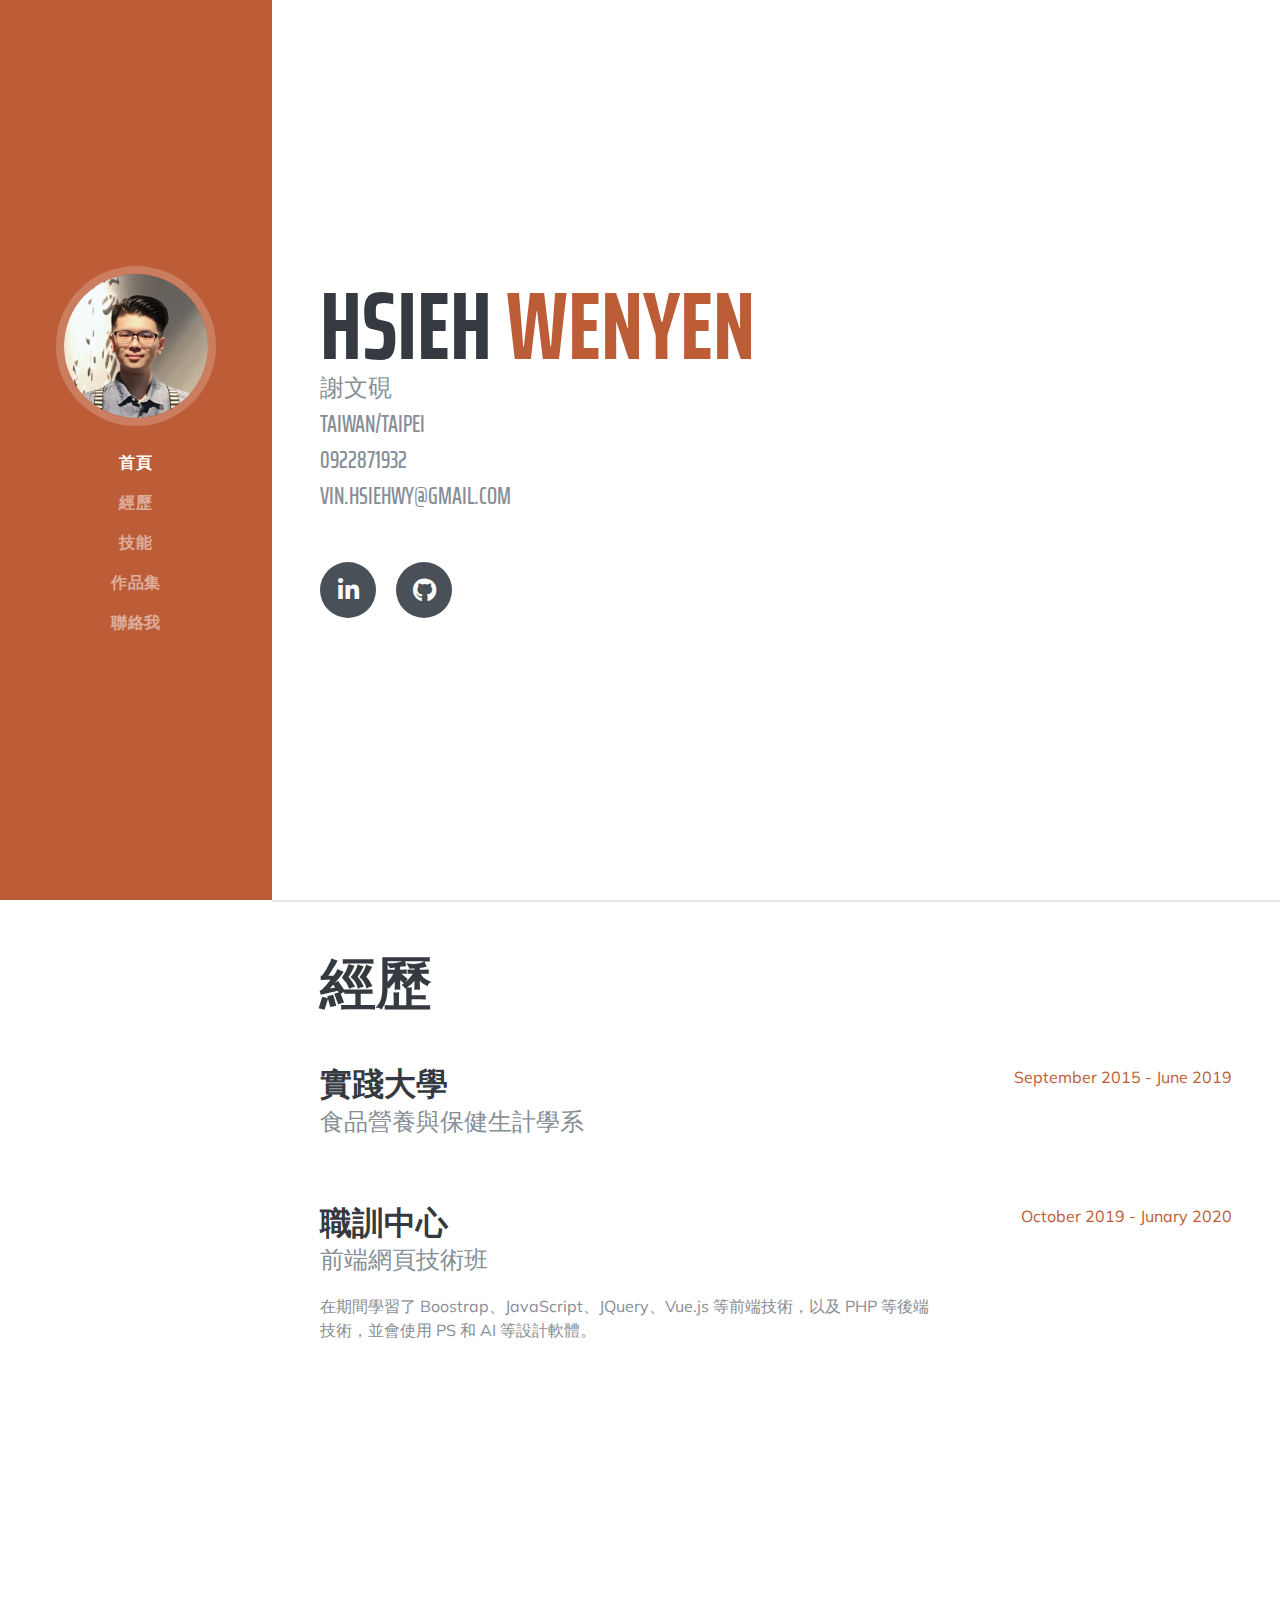
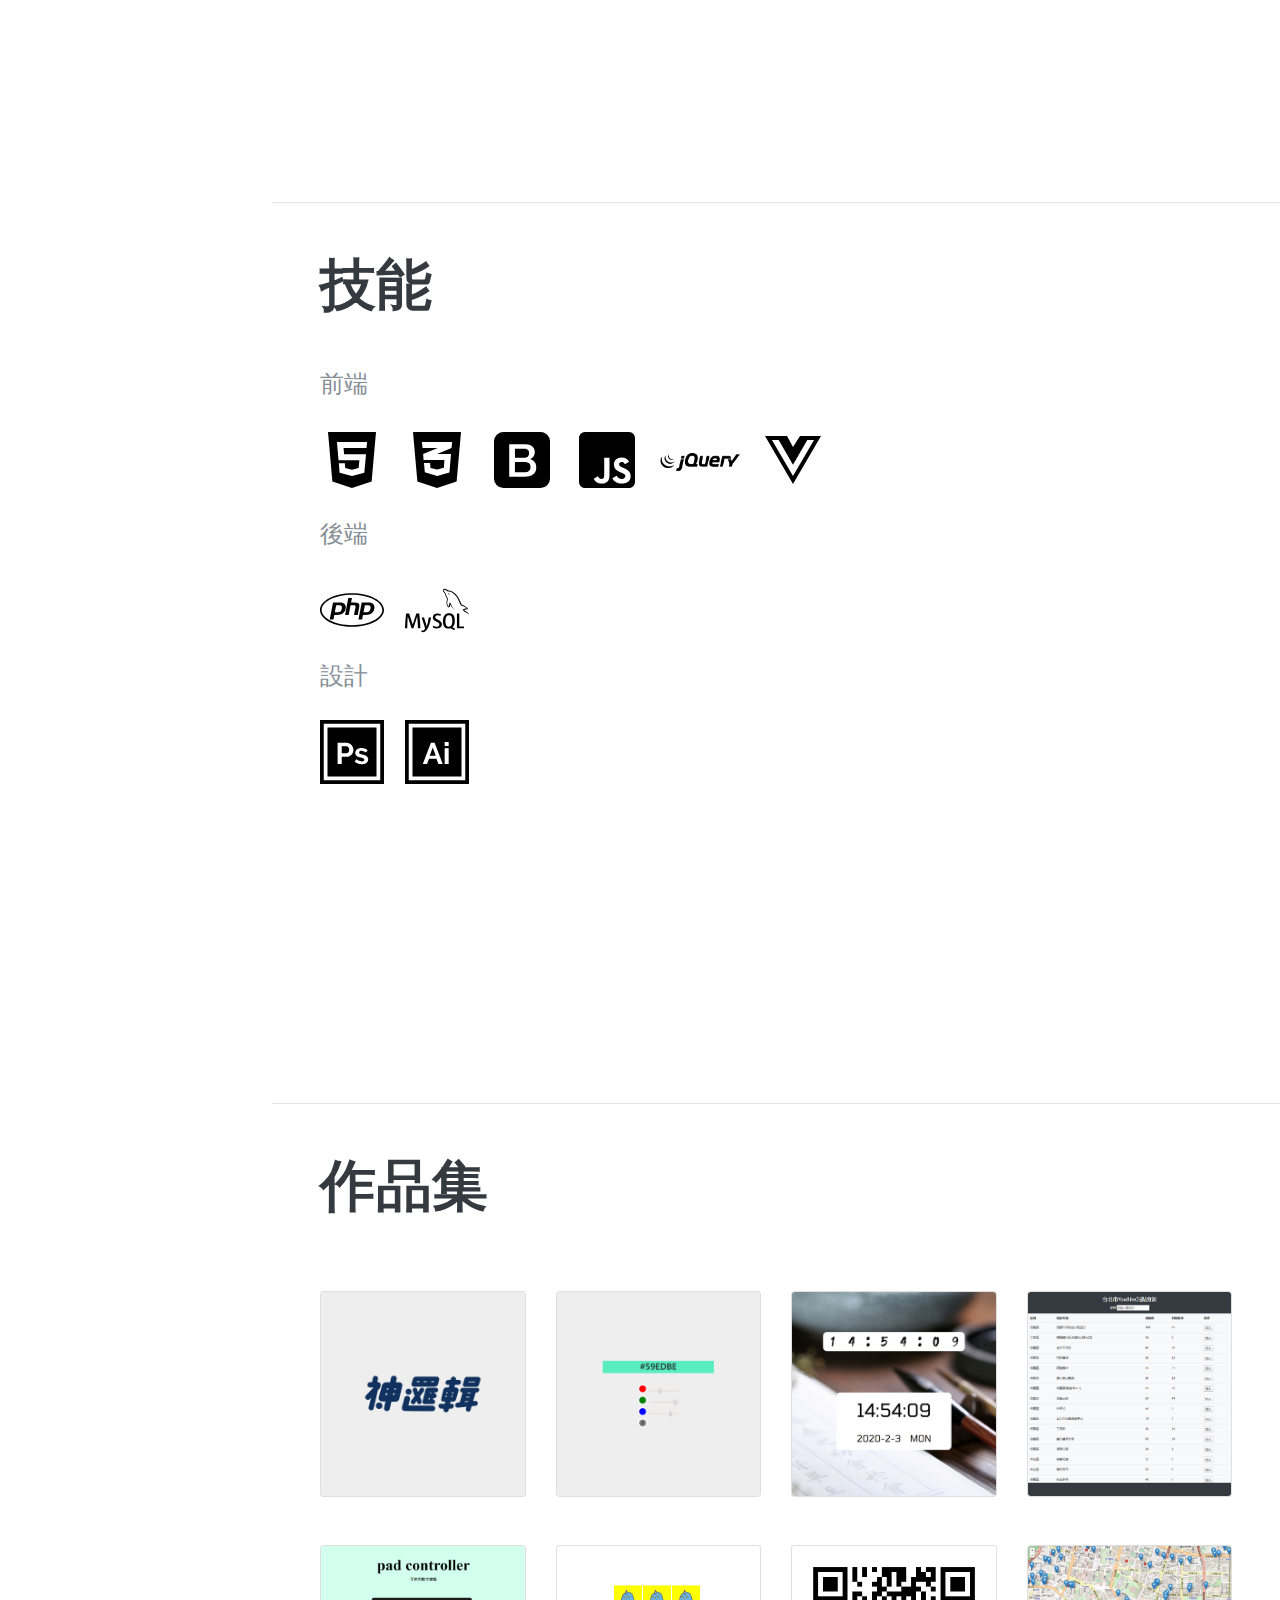
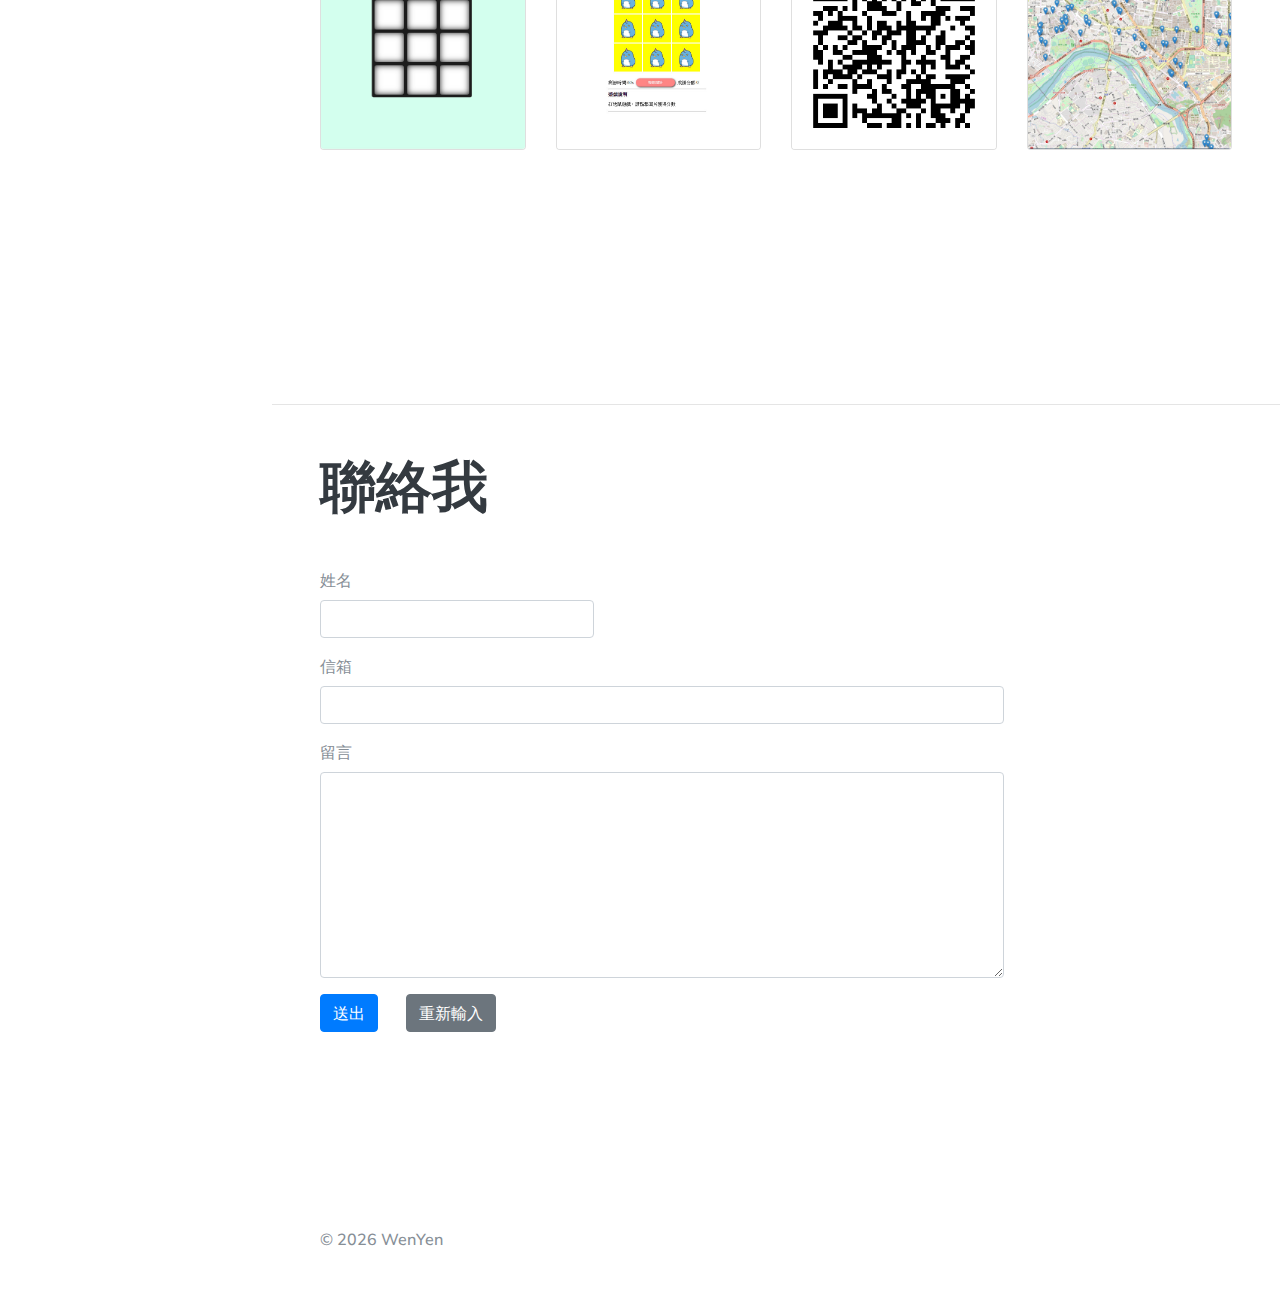
<file: index.html>
<!DOCTYPE html>
<html lang="zh">

<head>
  <meta charset="utf-8">
  <meta name="viewport" content="width=device-width, initial-scale=1, shrink-to-fit=no">
  <meta name="description" content="">
  <meta name="author" content="">
  <title>wen yen</title>
  <!-- Bootstrap -->
  <link rel="stylesheet" href="css/bootstrap.css">
  <!-- google fonts -->
  <link rel="stylesheet" href="https://fonts.googleapis.com/css?family=Saira+Extra+Condensed:500,700" >
  <link rel="stylesheet" href="https://fonts.googleapis.com/css?family=Muli:400,400i,800,800i" >
  <link rel="stylesheet" href="css/all.css">
  <!-- resume -->
  <link rel="stylesheet" href="css/resume.css">
  <!-- mystyle -->
  <link rel="stylesheet" href="css/main.css">
</head>

<body id="page-top">
<!-- navbar -->
  <nav class="navbar navbar-expand-lg navbar-dark bg-primary fixed-top" id="sideNav">
    <a class="navbar-brand js-scroll-trigger" href="#page-top">
      <span class="d-block d-lg-none">wenyen</span>
      <span class="d-none d-lg-block">
        <img class="img-fluid img-profile rounded-circle mx-auto mb-2" src="images/la.jpg" alt="">
      </span>
    </a>
    <button class="navbar-toggler" type="button" data-toggle="collapse" data-target="#navbarSupportedContent" aria-controls="navbarSupportedContent" aria-expanded="false" aria-label="Toggle navigation">
      <span class="navbar-toggler-icon"></span>
    </button>
    <div class="collapse navbar-collapse" id="navbarSupportedContent">
      <ul class="navbar-nav">
        <li class="nav-item">
          <a class="nav-link js-scroll-trigger" href="#home">首頁</a>
        </li>
        <!-- <li class="nav-item">
          <a class="nav-link js-scroll-trigger" href="#about">關於我</a>
        </li> -->
        <li class="nav-item">
          <a class="nav-link js-scroll-trigger" href="#experience">經歷</a>
        </li>
        <li class="nav-item">
          <a class="nav-link js-scroll-trigger" href="#skills">技能</a>
        </li>
        <li class="nav-item">
          <a class="nav-link js-scroll-trigger" href="#profile">作品集</a>
        </li>
        <li class="nav-item">
          <a class="nav-link js-scroll-trigger" href="#interests">聯絡我</a>
        </li>
      </ul>
    </div>
  </nav>

  <div class="container-fluid p-0">

    <!-- section1 home -->
    <section class="resume-section p-3 p-lg-5 d-flex align-items-center" id="home">
      <div class="w-100">
        <h1 class="mb-0">Hsieh
          <span class="text-primary">wenyen</span>
        </h1>
        <div class="subheading mb-5">
          <p>謝文硯</p>
          <p></p>
          <p>TAIWAN/Taipei</p>
          <p>0922871932</p>
          <p>Vin.HsiehWY@gmail.com</p>
        </div>
        <p class="lead mb-5">
        <!-- intro -->
          
        </p>
        <div class="social-icons">
          <a href="https://www.linkedin.com/in/%E6%96%87%E7%A1%AF-%E8%AC%9D-1065771a1/">
            <i class="fab fa-linkedin-in" title="Linkedin"></i>
          </a>
          <a href="https://github.com/vvin55318">
            <i class="fab fa-github" title="GitHub"></i>
          </a>
          <!-- <a href="#">
            <i class="fab fa-facebook-f" title="Facebook"></i>
          </a>
          <a href="#">
            <i class="fab fa-instagram" title="Instagram"></i>
          </a> -->
          
        </div>
      </div>
    </section>

    <hr class="m-0">

    <!-- section about -->
    <!-- <section class="resume-section p-3 p-lg-5 d-flex justify-content-center" id="about">
      <div class="w-100">
        <h2 class="mb-5">關於我</h2>

        <div class="resume-item d-flex flex-column flex-md-row justify-content-between mb-5">
          <div class="resume-content">
            <h3 class="mb-0"></h3>
            <p>
             
            </p>
          </div>
        </div>

      </div>
    </section> -->

    <hr class="m-0">

    <!-- section experence -->
    <section class="resume-section p-3 p-lg-5 d-flex justify-content-center" id="experience">
      <div class="w-100">
        <h2 class="mb-5">經歷</h2>

        <div class="resume-item d-flex flex-column flex-md-row justify-content-between mb-5">
          <div class="resume-content">
            <h3 class="mb-0">實踐大學</h3>
            <div class="subheading mb-3">食品營養與保健生計學系</div>
            <p></p>
          </div>
          <div class="resume-date text-md-right">
            <span class="text-primary">
              September 2015 - June 2019</span>
          </div>
        </div>

        <div class="resume-item d-flex flex-column flex-md-row justify-content-between mb-5">
          <div class="resume-content">
            <h3 class="mb-0">職訓中心</h3>
            <div class="subheading mb-3">前端網頁技術班</div>
            <p>
              在期間學習了 Boostrap、JavaScript、JQuery、Vue.js 等前端技術，以及 PHP 等後端技術，並會使用 PS 和 AI 等設計軟體。
            </p>
          </div>
          <div class="resume-date text-md-right">
            <span class="text-primary">October 2019 - Junary 2020</span>
          </div>
        </div>
      </div>
    </section>

    <hr class="m-0">

    <!-- section skills -->
    <section class="resume-section p-3 p-lg-5 d-flex justify-content-center" id="skills">
      <div class="w-100">
        <h2 class="mb-5">技能</h2>

        <div class="subheading mb-3">前端</div>
        <ul class="list-inline dev-icons">
          <li class="list-inline-item">
              <img src="images/html5.svg" alt="HTML5" title="HTML5" style="width:64px;height:64px" class="ski_icon">
          </li>
          <li class="list-inline-item">
            <img src="images/css3.svg" alt=" CSS3" title="CSS3" style="width:64px;height:64px" class="ski_icon">
          </li>
          <li class="list-inline-item">
            <img src="images/bootstrap.svg" alt="Bootstrap" title="Bootstrap" style="width:64px;height:64px" class="ski_icon">
          </li>
          <li class="list-inline-item">
            <img src="images/javascript.svg" alt="JavaScript" title="JavaScript" style="width:64px;height:64px" class="ski_icon">
          </li>
          <li class="list-inline-item">
            <img src="images/JQuery.png" alt="JQuery" title="JQuery" style="width:80px;height:80px" class="ski_icon">
          </li>
          <li class="list-inline-item">
            <img src="images/vuejs.svg" alt="Vue.js" title="Vue.js" style="width:64px;height:64px" class="ski_icon">
          </li>
        </ul>

        <div class="subheading mb-3">後端</div>
        <ul class="list-inline dev-icons">
          <li class="list-inline-item">
            <img src="images/php.svg" alt="PHP" title="PHP" style="width:64px;height:64px" class="ski_icon">
          </li>
          <li class="list-inline-item">
            <img src="images/mysql.svg" alt="MySQL" title="MySQL" style="width:64px;height:64px" class="ski_icon">
          </li>
        </ul>

        <div class="subheading mb-3">設計</div>
        <ul class="list-inline dev-icons">
          <li class="list-inline-item">
            <img src="images/photoshop.svg" alt="Photoshop" title="Photoshop" style="width:64px;height:64px" class="ski_icon">
          </li>
          <li class="list-inline-item">
            <img src="images/ai.svg" alt="Illustrator" title="Illustrator" style="width:64px;height:64px" class="ski_icon">
          </li>
        </ul>

      </div>
    </section>

    <hr class="m-0">

    <!-- section profile -->
    <section class="resume-section p-3 p-lg-5 d-flex justify-content-center" id="profile">
      <div class="w-100">
        <h2 class="mb-5">作品集</h2>
        <div class="row">
          <div class="col-sm-3 my-4">
            <div class="card hidden">
              <a href="http://220.128.133.15/s1080402/San'sLogic/" target="_blank">
                <img src="images/San'sLogic.jpg" title="San'sLogic" alt="San'sLogic" class="pro_ho" id="fa_img_SansLogic">
                <p class="pro_pop text-center pop_text" id="fa_txt_SansLogic" >
                  <span>神邏輯公仔品牌形象網站。</span> 
                  <span class="tag_c">JavaScript</span><span class="tag_c">JQuery</span>
                  <span class="tag_c">AJAX</span><span class="tag_c">MySQL</span><span class="tag_c">PHP</span>
                </p>
              </a>
            </div>
          </div>
          <!-- <div class="col-sm-3 my-4">
            <div class="card hidden" >
              <a href="https://vvin55318.github.io/JS_StoryGame/index" target="_blank">
                <img src="images/JS_StoryGame.jpg" title="JS_StoryGame" alt="JS_StoryGame" class="pro_ho" id="fa_img_StoryGame">
                <p class="pro_pop text-center pop_text" id="fa_txt_StoryGame">
                  <span>是非題小遊戲</span>  
                  <span class="tag_c">JavaScript</span>
                </p>
              </a>
            </div>
          </div> -->
          <div class="col-sm-3 my-4">
            <div class="card hidden">
              <a href="https://vvin55318.github.io/JS_ColorPicker/index" target="_blank">
                <img src="images/JS_ColorPicker.jpg" title="JS_ColorPicker" alt="JS_ColorPicker" class="pro_ho" id="fa_img_ColorPicker">
                <p class="pro_pop text-center pop_text" id="fa_txt_ColorPicker">
                  <span>調色盤</span> 
                  <span class="tag_c">JavaScript</span>
                </p>
              </a>
            </div>
          </div>
          <!-- <div class="col-sm-3 my-4">
            <div class="card hidden">
              <a href="https://vvin55318.github.io/JS_AnalogClock/index" target="_blank">
                <img src="images/JS_AnalogClock.jpg" title="JS_AnalogClock" alt="JS_AnalogClock" class="pro_ho" id="fa_img_AnalogClock">
                <p class="pro_pop text-center pop_text" id="fa_txt_AnalogClock">
                  <span>類比時鐘</span>
                  <span>JavaScript</span>
                </p>
              </a>
            </div>
          </div> -->
          <div class="col-sm-3 my-4">
            <div class="card hidden">
              <a href="https://vvin55318.github.io/JS_DigitalClock/index" target="_blank">
                <img src="images/JS_DigitalClock.jpg" title="JS_DigitalClock" alt="JS_DigitalClock" class="pro_ho" id="fa_img_DigitalClock">
                <p class="pro_pop text-center pop_text" id="fa_txt_DigitalClock">
                  <span>電子時鐘</span>
                  <span class="tag_c">JavaScript</span>
                </p>
              </a>
            </div>
          </div>
          <div class="col-sm-3 my-4">
            <div class="card hidden">
              <a href="http://220.128.133.15/s1080402/06_JS_OpenAPI/" target="_blank">
                <img src="images/JS_OpenAPI.jpg" title="JS_OpenAPI" alt="JS_OpenAPI" class="pro_ho" id="fa_img_OpenAPI">
                <p class="pro_pop text-center pop_text" id="fa_txt_OpenAPI">
                  <span>ubike查詢</span>
                  <span class="tag_c">JavaScript</span><span class="tag_c">JQuery</span>
                  <span class="tag_c">AJAX</span><span class="tag_c">MySQL</span><span class="tag_c">PHP</span>
                </p>
              </a>
            </div>
          </div>
          <div class="col-sm-3 my-4">
            <div class="card hidden">
              <a href="https://vvin55318.github.io/JavaScript-Drum-Kit/index" target="_blank">
                <img src="images/JS_padController.jpg" title="JS_padController" alt="JS_padController" class="pro_ho" id="fa_img_padController">
                <p class="pro_pop text-center pop_text" id="fa_txt_padController">
                  <span>鼓聲打擊墊</span>
                  <span class="tag_c">JavaScript</span>
                </p>
              </a>
            </div>
          </div>

          <div class="col-sm-3 my-4">
            <div class="card hidden">
              <a href="https://vvin55318.github.io/JS_WhacAMole/index" target="_blank">
                <img src="images/JS_WhacAMole.jpg" title="JS_WhacAMole" alt="JS_WhacAMole" class="pro_ho" id="fa_img_WhacAMole">
                <p class="pro_pop text-center pop_text" id="fa_txt_WhacAMole">
                  <span>打地鼠遊戲</span>
                  <span class="tag_c">JavaScript</span>
                </p>
              </a>
            </div>
          </div>
          <!-- <div class="col-sm-3 my-4">
            <div class="card hidden">
              <a href="https://vvin55318.github.io/PomodoroTechnique/dist/index.html" target="_blank">
                <img src="images/" title="PomodoroTechnique" alt="PomodoroTechnique" class="pro_ho" id="fa_img_PomodoroTechnique">
                <p class="pro_pop text-center pop_text" id="fa_txt_PomodoroTechnique" >
                  <span>番茄工作鐘</span>
                  <span class="tag_c">Vue.js</span>
                </p>
              </a>
            </div>
          </div> -->
          <div class="col-sm-3 my-4">
            <div class="card hidden">
              <a href="http://line.me/ti/p/@869tjxux" target="_blank">
                <img src="images/LineWeatherBot.png" title="LineWeatherBot" alt="LineWeatherBot" class="pro_ho" id="fa_img_LineWeatherBot">
                <p class="pro_pop text-center pop_text" id="fa_txt_LineWeatherBot">
                  <span>Line天氣機器人</span>
                  <span class="tag_c">node.js</span>
                </p>
              </a>
            </div>
          </div>
          <div class="col-sm-3 my-4">
            <div class="card hidden">
              <a href="https://vvin55318.github.io/MaskMap/dist/index.html" target="_blank">
                <img src="images/MaskMap.jpg" title="LineWeatherBot" alt="MaskMap" class="pro_ho" id="fa_img_MaskMap">
                <p class="pro_pop text-center pop_text" id="fa_txt_MaskMap" >
                  <span>口罩地圖</span>
                  <span class="tag_c">Vue.js</span>
                </p>
              </a>
            </div>
          </div>
        </div>
    </section>

    <hr class="m-0">


<!-- form alert -->
<script>
function conf_msg(){
  alert("已送出，於短時間內將與您聯繫，謝謝!");
}
</script>

    <!-- section contact -->
    <section class="resume-section p-3 p-lg-5 d-flex justify-content-start flex-column" id="interests">
      <div class="w-100">
        <h2 class="mb-5">聯絡我</h2>
        <!-- form -->
        <form action="http://220.128.133.15/s1080402/profile/api.php" method="post" onsubmit="conf_msg(this)">
          <div class="form-group">
            <label for="name">姓名</label>
            <input type="text" class="form-control" name="name" id="name" style="width:30%" required>
          </div>
          <div class="form-group">
            <label for="email">信箱</label>
            <input type="email" class="form-control" name="email" id="email" style="width:75%" required>
          </div>
          <div class="form-group">
            <label for="msg">留言</label>
            <textarea class="form-control" id="msg" rows="8" name="message" style="width:75%" required></textarea>
          </div>
          <input type="submit" class="btn btn-primary mr-4" value="送出">
          <input type="reset" class="btn btn-secondary mr-4" value="重新輸入">
        </form>
      </div>
      <!-- copyright -->
      <div class="align-self-start mt-auto">
        <p class="h6"  id="copyright"></p>
      </div>
    </section>
  </div>

  <!-- Bootstrap js -->
  <script src="js/jquery.min.js"></script>
  <script src="js/bootstrap.bundle.min.js"></script>
  <!-- Plugin js -->
  <script src="js/jquery.easing.min.js"></script>
  <!-- template js -->
  <script src="js/resume.min.js"></script>
  <!-- my js -->
  <script src="js/main.js"></script>

</body>
</html>
</file>
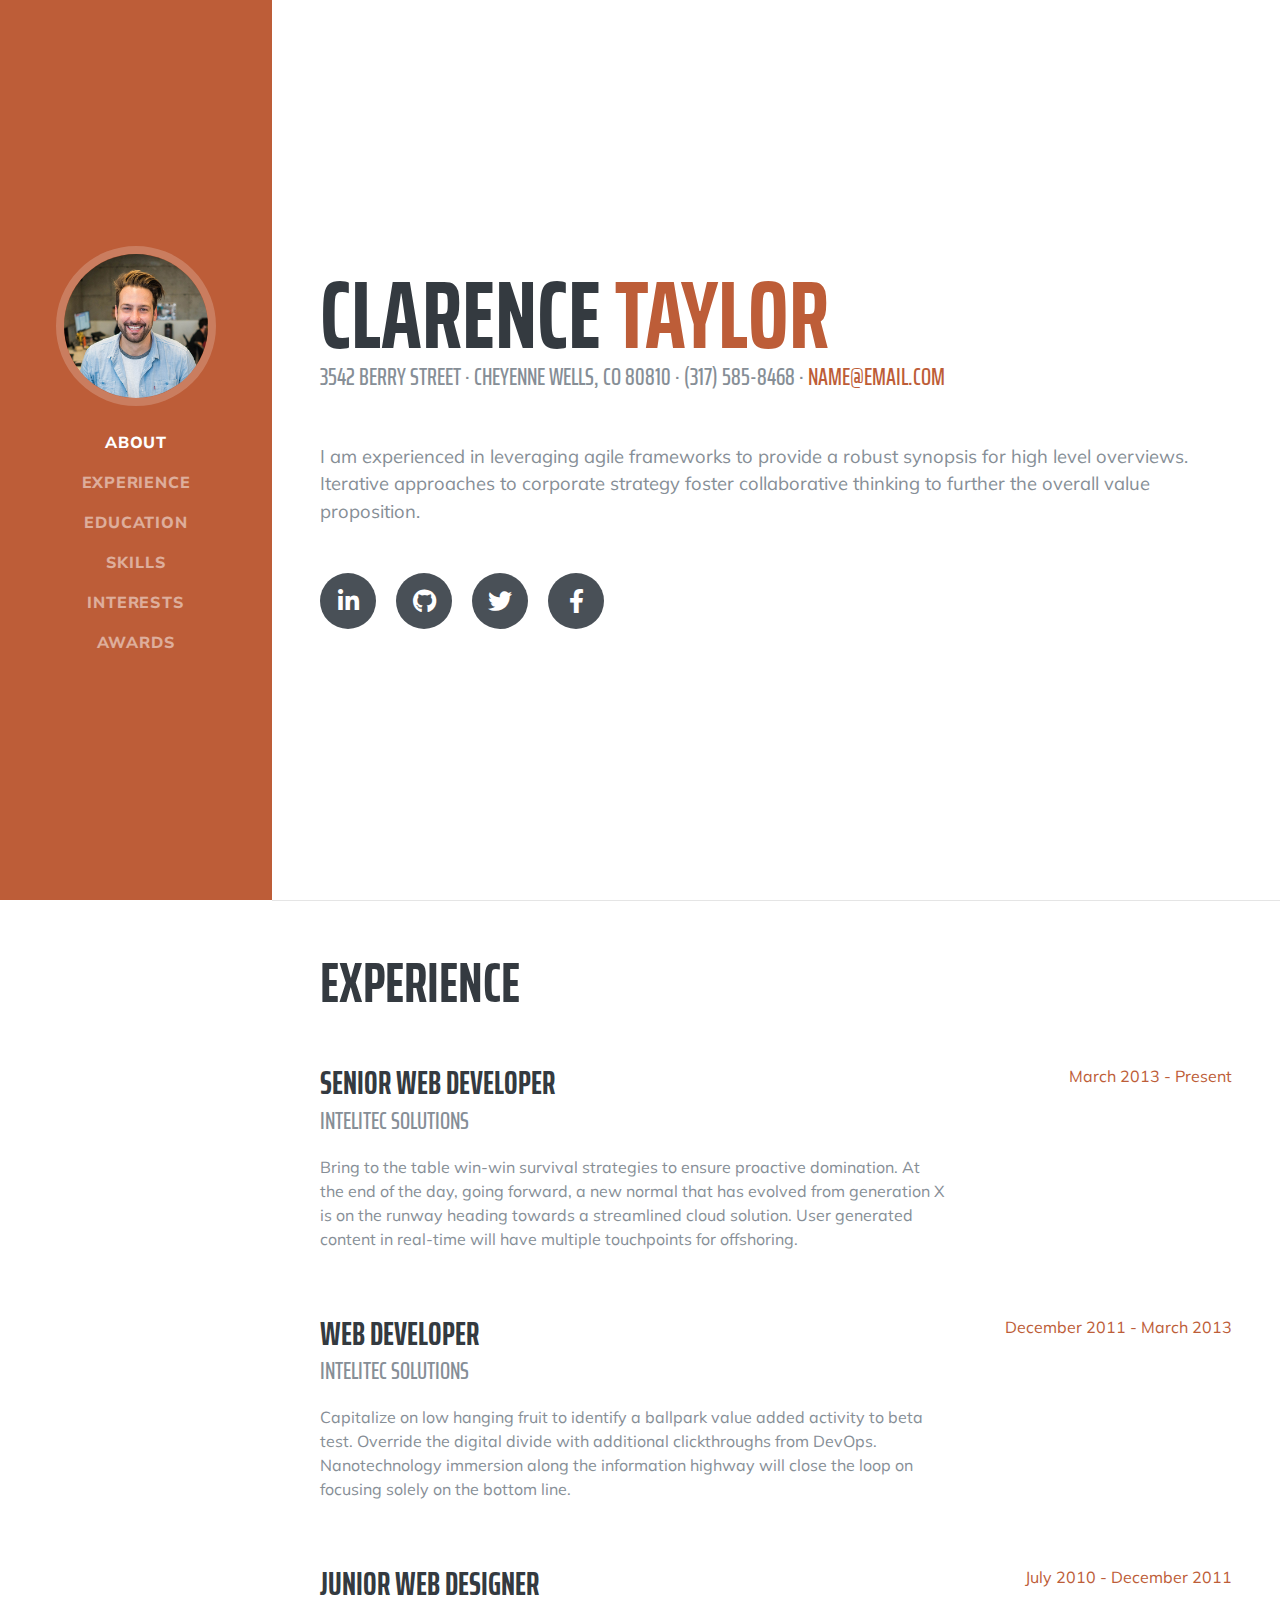
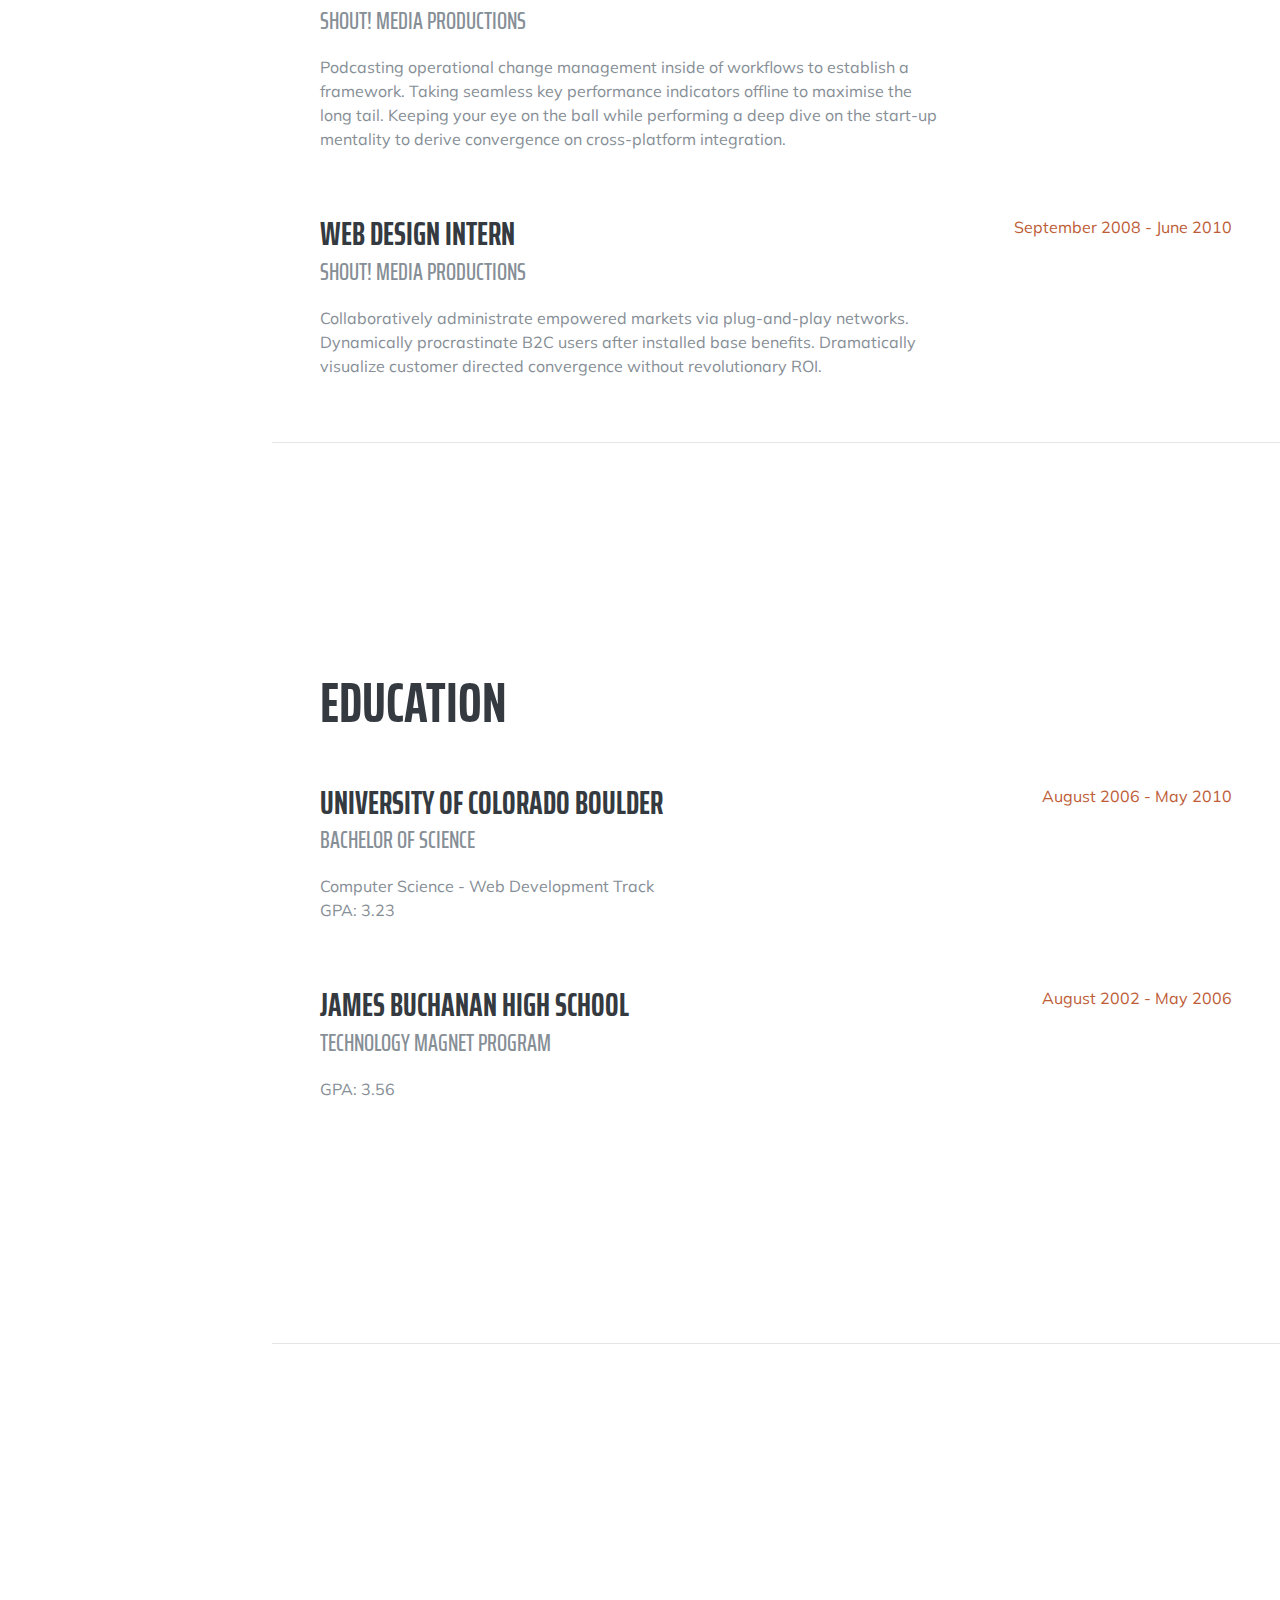
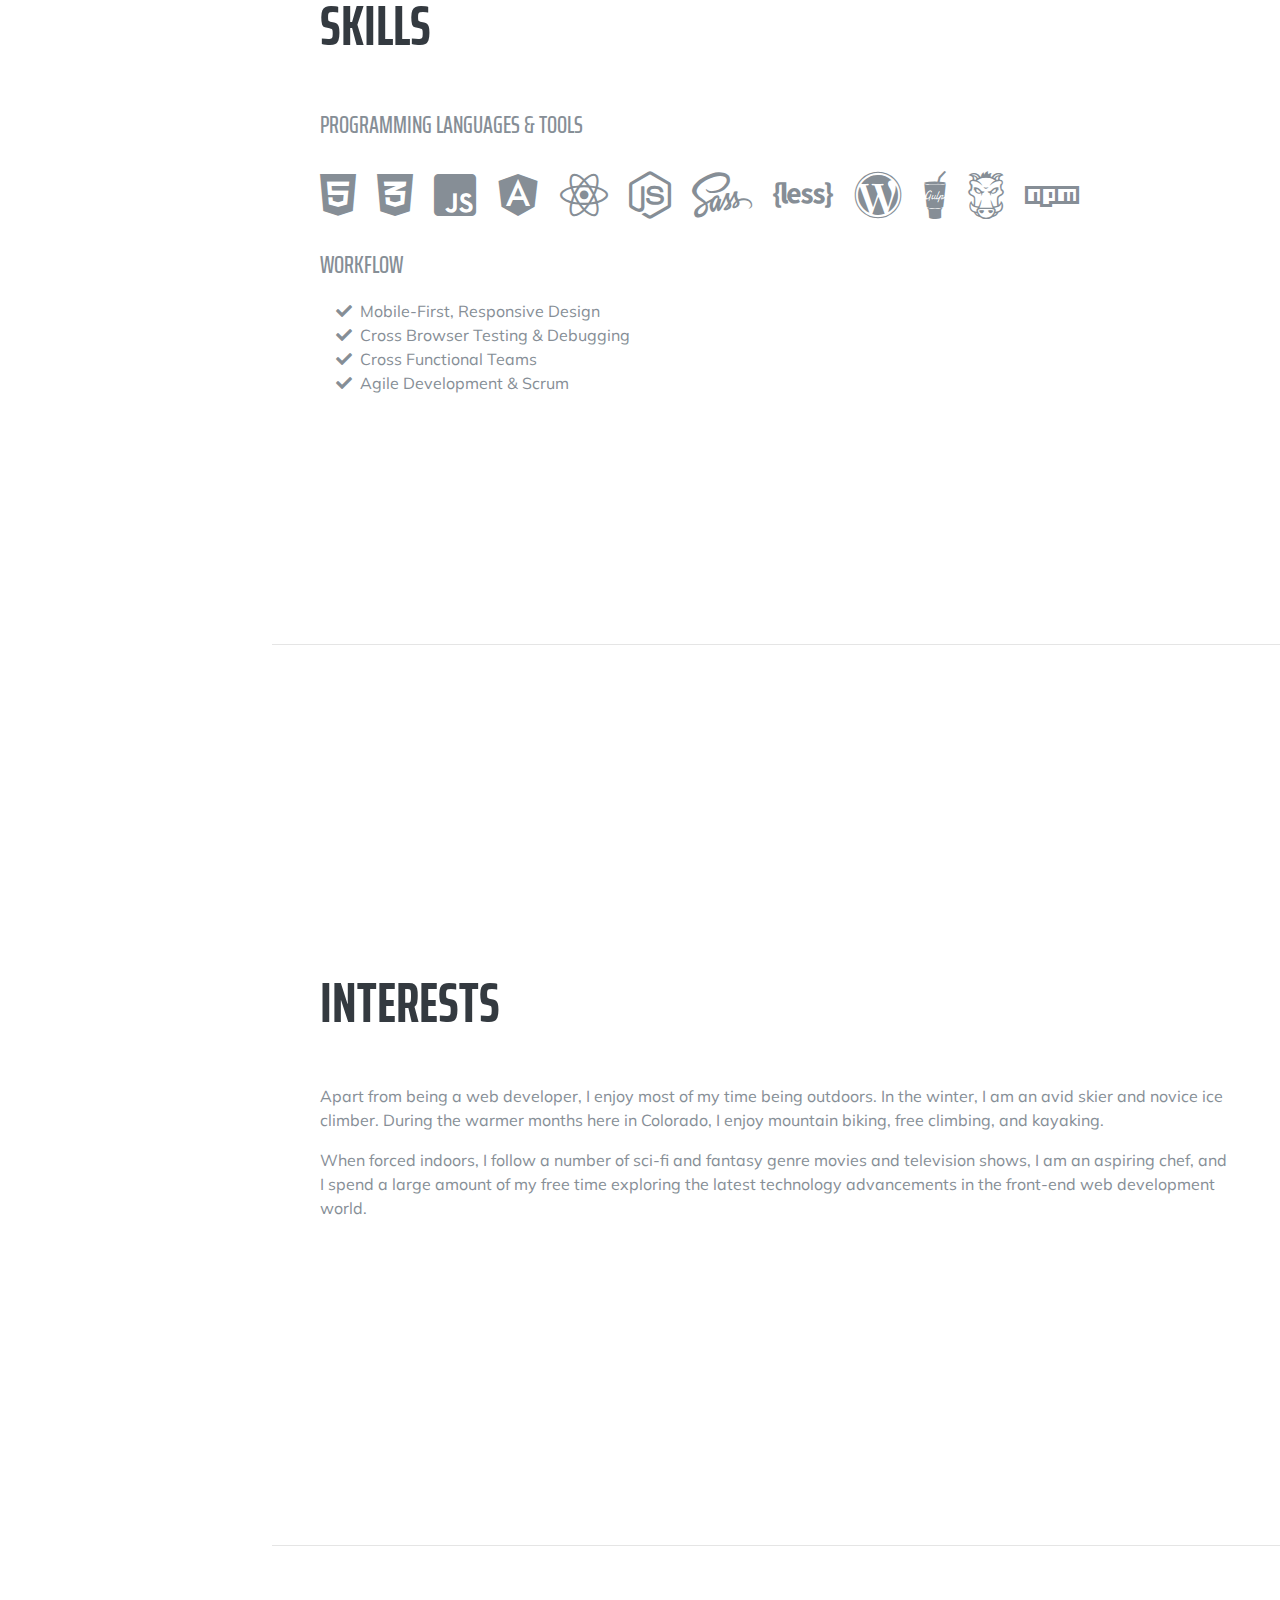
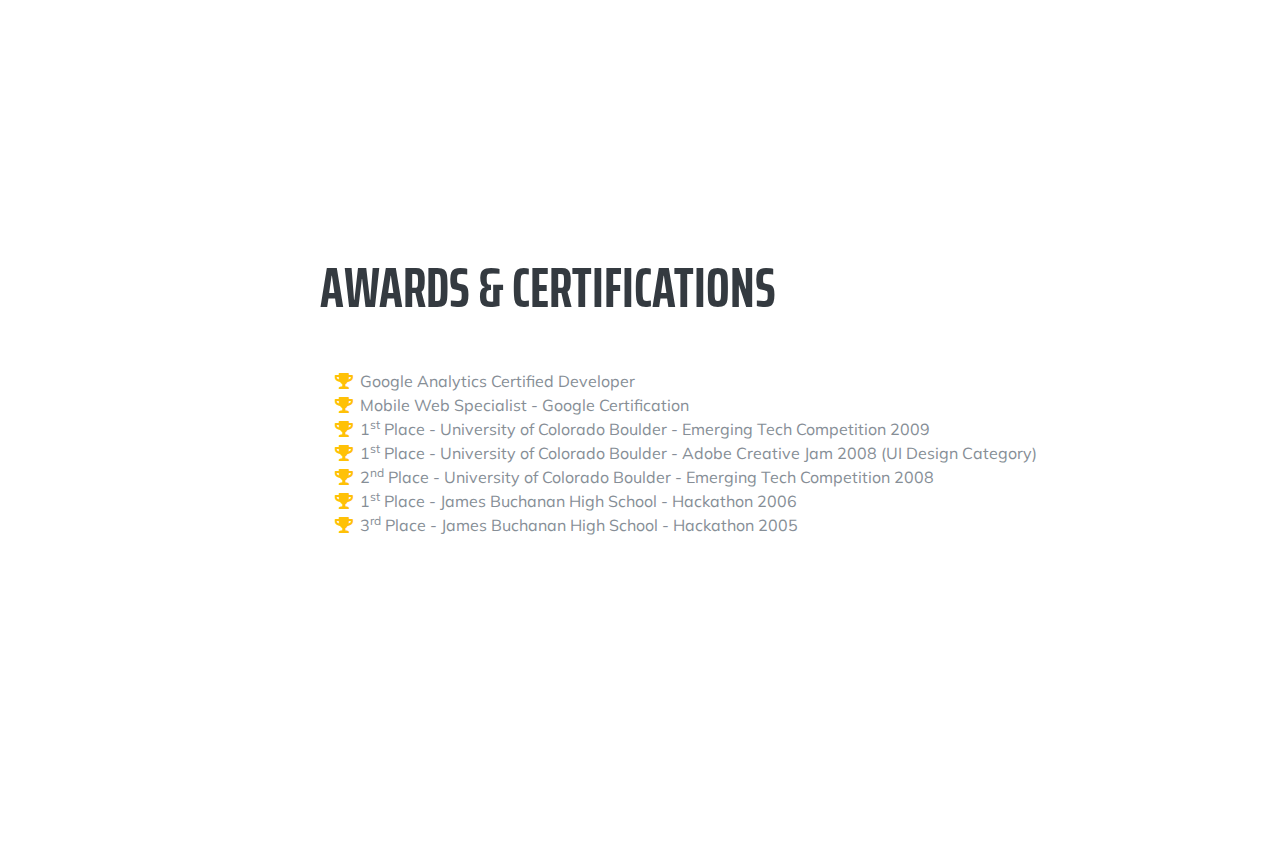
<file: startbootstrap-resume-gh-pages/index.html>
<!DOCTYPE html>
<html lang="en">

<head>

  <meta charset="utf-8">
  <meta name="viewport" content="width=device-width, initial-scale=1, shrink-to-fit=no">
  <meta name="description" content="">
  <meta name="author" content="">

  <title>Resume - Start Bootstrap Theme</title>

  <!-- Bootstrap core CSS -->
  <link href="vendor/bootstrap/css/bootstrap.min.css" rel="stylesheet">

  <!-- Custom fonts for this template -->
  <link href="https://fonts.googleapis.com/css?family=Saira+Extra+Condensed:500,700" rel="stylesheet">
  <link href="https://fonts.googleapis.com/css?family=Muli:400,400i,800,800i" rel="stylesheet">
  <link href="vendor/fontawesome-free/css/all.min.css" rel="stylesheet">

  <!-- Custom styles for this template -->
  <link href="css/resume.css" rel="stylesheet">

</head>

<body id="page-top">

  <nav class="navbar navbar-expand-lg navbar-dark bg-primary fixed-top" id="sideNav">
    <a class="navbar-brand js-scroll-trigger" href="#page-top">
      <span class="d-block d-lg-none">謝文硯</span>
      <span class="d-none d-lg-block">
        <img class="img-fluid img-profile rounded-circle mx-auto mb-2" src="img/profile.jpg" alt="">
      </span>
    </a>
    <button class="navbar-toggler" type="button" data-toggle="collapse" data-target="#navbarSupportedContent" aria-controls="navbarSupportedContent" aria-expanded="false" aria-label="Toggle navigation">
      <span class="navbar-toggler-icon"></span>
    </button>
    <div class="collapse navbar-collapse" id="navbarSupportedContent">
      <ul class="navbar-nav">
        <li class="nav-item">
          <a class="nav-link js-scroll-trigger" href="#about">About</a>
        </li>
        <li class="nav-item">
          <a class="nav-link js-scroll-trigger" href="#experience">Experience</a>
        </li>
        <li class="nav-item">
          <a class="nav-link js-scroll-trigger" href="#education">Education</a>
        </li>
        <li class="nav-item">
          <a class="nav-link js-scroll-trigger" href="#skills">Skills</a>
        </li>
        <li class="nav-item">
          <a class="nav-link js-scroll-trigger" href="#interests">Interests</a>
        </li>
        <li class="nav-item">
          <a class="nav-link js-scroll-trigger" href="#awards">Awards</a>
        </li>
      </ul>
    </div>
  </nav>

  <div class="container-fluid p-0">

    <section class="resume-section p-3 p-lg-5 d-flex align-items-center" id="about">
      <div class="w-100">
        <h1 class="mb-0">Clarence
          <span class="text-primary">Taylor</span>
        </h1>
        <div class="subheading mb-5">3542 Berry Street · Cheyenne Wells, CO 80810 · (317) 585-8468 ·
          <a href="mailto:name@email.com">name@email.com</a>
        </div>
        <p class="lead mb-5">I am experienced in leveraging agile frameworks to provide a robust synopsis for high level overviews. Iterative approaches to corporate strategy foster collaborative thinking to further the overall value proposition.</p>
        <div class="social-icons">
          <a href="#">
            <i class="fab fa-linkedin-in"></i>
          </a>
          <a href="#">
            <i class="fab fa-github"></i>
          </a>
          <a href="#">
            <i class="fab fa-twitter"></i>
          </a>
          <a href="#">
            <i class="fab fa-facebook-f"></i>
          </a>
        </div>
      </div>
    </section>

    <hr class="m-0">

    <section class="resume-section p-3 p-lg-5 d-flex justify-content-center" id="experience">
      <div class="w-100">
        <h2 class="mb-5">Experience</h2>

        <div class="resume-item d-flex flex-column flex-md-row justify-content-between mb-5">
          <div class="resume-content">
            <h3 class="mb-0">Senior Web Developer</h3>
            <div class="subheading mb-3">Intelitec Solutions</div>
            <p>Bring to the table win-win survival strategies to ensure proactive domination. At the end of the day, going forward, a new normal that has evolved from generation X is on the runway heading towards a streamlined cloud solution. User generated content in real-time will have multiple touchpoints for offshoring.</p>
          </div>
          <div class="resume-date text-md-right">
            <span class="text-primary">March 2013 - Present</span>
          </div>
        </div>

        <div class="resume-item d-flex flex-column flex-md-row justify-content-between mb-5">
          <div class="resume-content">
            <h3 class="mb-0">Web Developer</h3>
            <div class="subheading mb-3">Intelitec Solutions</div>
            <p>Capitalize on low hanging fruit to identify a ballpark value added activity to beta test. Override the digital divide with additional clickthroughs from DevOps. Nanotechnology immersion along the information highway will close the loop on focusing solely on the bottom line.</p>
          </div>
          <div class="resume-date text-md-right">
            <span class="text-primary">December 2011 - March 2013</span>
          </div>
        </div>

        <div class="resume-item d-flex flex-column flex-md-row justify-content-between mb-5">
          <div class="resume-content">
            <h3 class="mb-0">Junior Web Designer</h3>
            <div class="subheading mb-3">Shout! Media Productions</div>
            <p>Podcasting operational change management inside of workflows to establish a framework. Taking seamless key performance indicators offline to maximise the long tail. Keeping your eye on the ball while performing a deep dive on the start-up mentality to derive convergence on cross-platform integration.</p>
          </div>
          <div class="resume-date text-md-right">
            <span class="text-primary">July 2010 - December 2011</span>
          </div>
        </div>

        <div class="resume-item d-flex flex-column flex-md-row justify-content-between">
          <div class="resume-content">
            <h3 class="mb-0">Web Design Intern</h3>
            <div class="subheading mb-3">Shout! Media Productions</div>
            <p>Collaboratively administrate empowered markets via plug-and-play networks. Dynamically procrastinate B2C users after installed base benefits. Dramatically visualize customer directed convergence without revolutionary ROI.</p>
          </div>
          <div class="resume-date text-md-right">
            <span class="text-primary">September 2008 - June 2010</span>
          </div>
        </div>

      </div>

    </section>

    <hr class="m-0">

    <section class="resume-section p-3 p-lg-5 d-flex align-items-center" id="education">
      <div class="w-100">
        <h2 class="mb-5">Education</h2>

        <div class="resume-item d-flex flex-column flex-md-row justify-content-between mb-5">
          <div class="resume-content">
            <h3 class="mb-0">University of Colorado Boulder</h3>
            <div class="subheading mb-3">Bachelor of Science</div>
            <div>Computer Science - Web Development Track</div>
            <p>GPA: 3.23</p>
          </div>
          <div class="resume-date text-md-right">
            <span class="text-primary">August 2006 - May 2010</span>
          </div>
        </div>

        <div class="resume-item d-flex flex-column flex-md-row justify-content-between">
          <div class="resume-content">
            <h3 class="mb-0">James Buchanan High School</h3>
            <div class="subheading mb-3">Technology Magnet Program</div>
            <p>GPA: 3.56</p>
          </div>
          <div class="resume-date text-md-right">
            <span class="text-primary">August 2002 - May 2006</span>
          </div>
        </div>

      </div>
    </section>

    <hr class="m-0">

    <section class="resume-section p-3 p-lg-5 d-flex align-items-center" id="skills">
      <div class="w-100">
        <h2 class="mb-5">Skills</h2>

        <div class="subheading mb-3">Programming Languages &amp; Tools</div>
        <ul class="list-inline dev-icons">
          <li class="list-inline-item">
            <i class="fab fa-html5"></i>
          </li>
          <li class="list-inline-item">
            <i class="fab fa-css3-alt"></i>
          </li>
          <li class="list-inline-item">
            <i class="fab fa-js-square"></i>
          </li>
          <li class="list-inline-item">
            <i class="fab fa-angular"></i>
          </li>
          <li class="list-inline-item">
            <i class="fab fa-react"></i>
          </li>
          <li class="list-inline-item">
            <i class="fab fa-node-js"></i>
          </li>
          <li class="list-inline-item">
            <i class="fab fa-sass"></i>
          </li>
          <li class="list-inline-item">
            <i class="fab fa-less"></i>
          </li>
          <li class="list-inline-item">
            <i class="fab fa-wordpress"></i>
          </li>
          <li class="list-inline-item">
            <i class="fab fa-gulp"></i>
          </li>
          <li class="list-inline-item">
            <i class="fab fa-grunt"></i>
          </li>
          <li class="list-inline-item">
            <i class="fab fa-npm"></i>
          </li>
        </ul>

        <div class="subheading mb-3">Workflow</div>
        <ul class="fa-ul mb-0">
          <li>
            <i class="fa-li fa fa-check"></i>
            Mobile-First, Responsive Design</li>
          <li>
            <i class="fa-li fa fa-check"></i>
            Cross Browser Testing &amp; Debugging</li>
          <li>
            <i class="fa-li fa fa-check"></i>
            Cross Functional Teams</li>
          <li>
            <i class="fa-li fa fa-check"></i>
            Agile Development &amp; Scrum</li>
        </ul>
      </div>
    </section>

    <hr class="m-0">

    <section class="resume-section p-3 p-lg-5 d-flex align-items-center" id="interests">
      <div class="w-100">
        <h2 class="mb-5">Interests</h2>
        <p>Apart from being a web developer, I enjoy most of my time being outdoors. In the winter, I am an avid skier and novice ice climber. During the warmer months here in Colorado, I enjoy mountain biking, free climbing, and kayaking.</p>
        <p class="mb-0">When forced indoors, I follow a number of sci-fi and fantasy genre movies and television shows, I am an aspiring chef, and I spend a large amount of my free time exploring the latest technology advancements in the front-end web development world.</p>
      </div>
    </section>

    <hr class="m-0">

    <section class="resume-section p-3 p-lg-5 d-flex align-items-center" id="awards">
      <div class="w-100">
        <h2 class="mb-5">Awards &amp; Certifications</h2>
        <ul class="fa-ul mb-0">
          <li>
            <i class="fa-li fa fa-trophy text-warning"></i>
            Google Analytics Certified Developer</li>
          <li>
            <i class="fa-li fa fa-trophy text-warning"></i>
            Mobile Web Specialist - Google Certification</li>
          <li>
            <i class="fa-li fa fa-trophy text-warning"></i>
            1<sup>st</sup>
            Place - University of Colorado Boulder - Emerging Tech Competition 2009</li>
          <li>
            <i class="fa-li fa fa-trophy text-warning"></i>
            1<sup>st</sup>
            Place - University of Colorado Boulder - Adobe Creative Jam 2008 (UI Design Category)</li>
          <li>
            <i class="fa-li fa fa-trophy text-warning"></i>
            2<sup>nd</sup>
            Place - University of Colorado Boulder - Emerging Tech Competition 2008</li>
          <li>
            <i class="fa-li fa fa-trophy text-warning"></i>
            1<sup>st</sup>
            Place - James Buchanan High School - Hackathon 2006</li>
          <li>
            <i class="fa-li fa fa-trophy text-warning"></i>
            3<sup>rd</sup>
            Place - James Buchanan High School - Hackathon 2005</li>
        </ul>
      </div>
    </section>

  </div>

  <!-- Bootstrap core JavaScript -->
  <script src="vendor/jquery/jquery.min.js"></script>
  <script src="vendor/bootstrap/js/bootstrap.bundle.min.js"></script>

  <!-- Plugin JavaScript -->
  <script src="vendor/jquery-easing/jquery.easing.min.js"></script>

  <!-- Custom scripts for this template -->
  <script src="js/resume.min.js"></script>

</body>

</html>
</file>
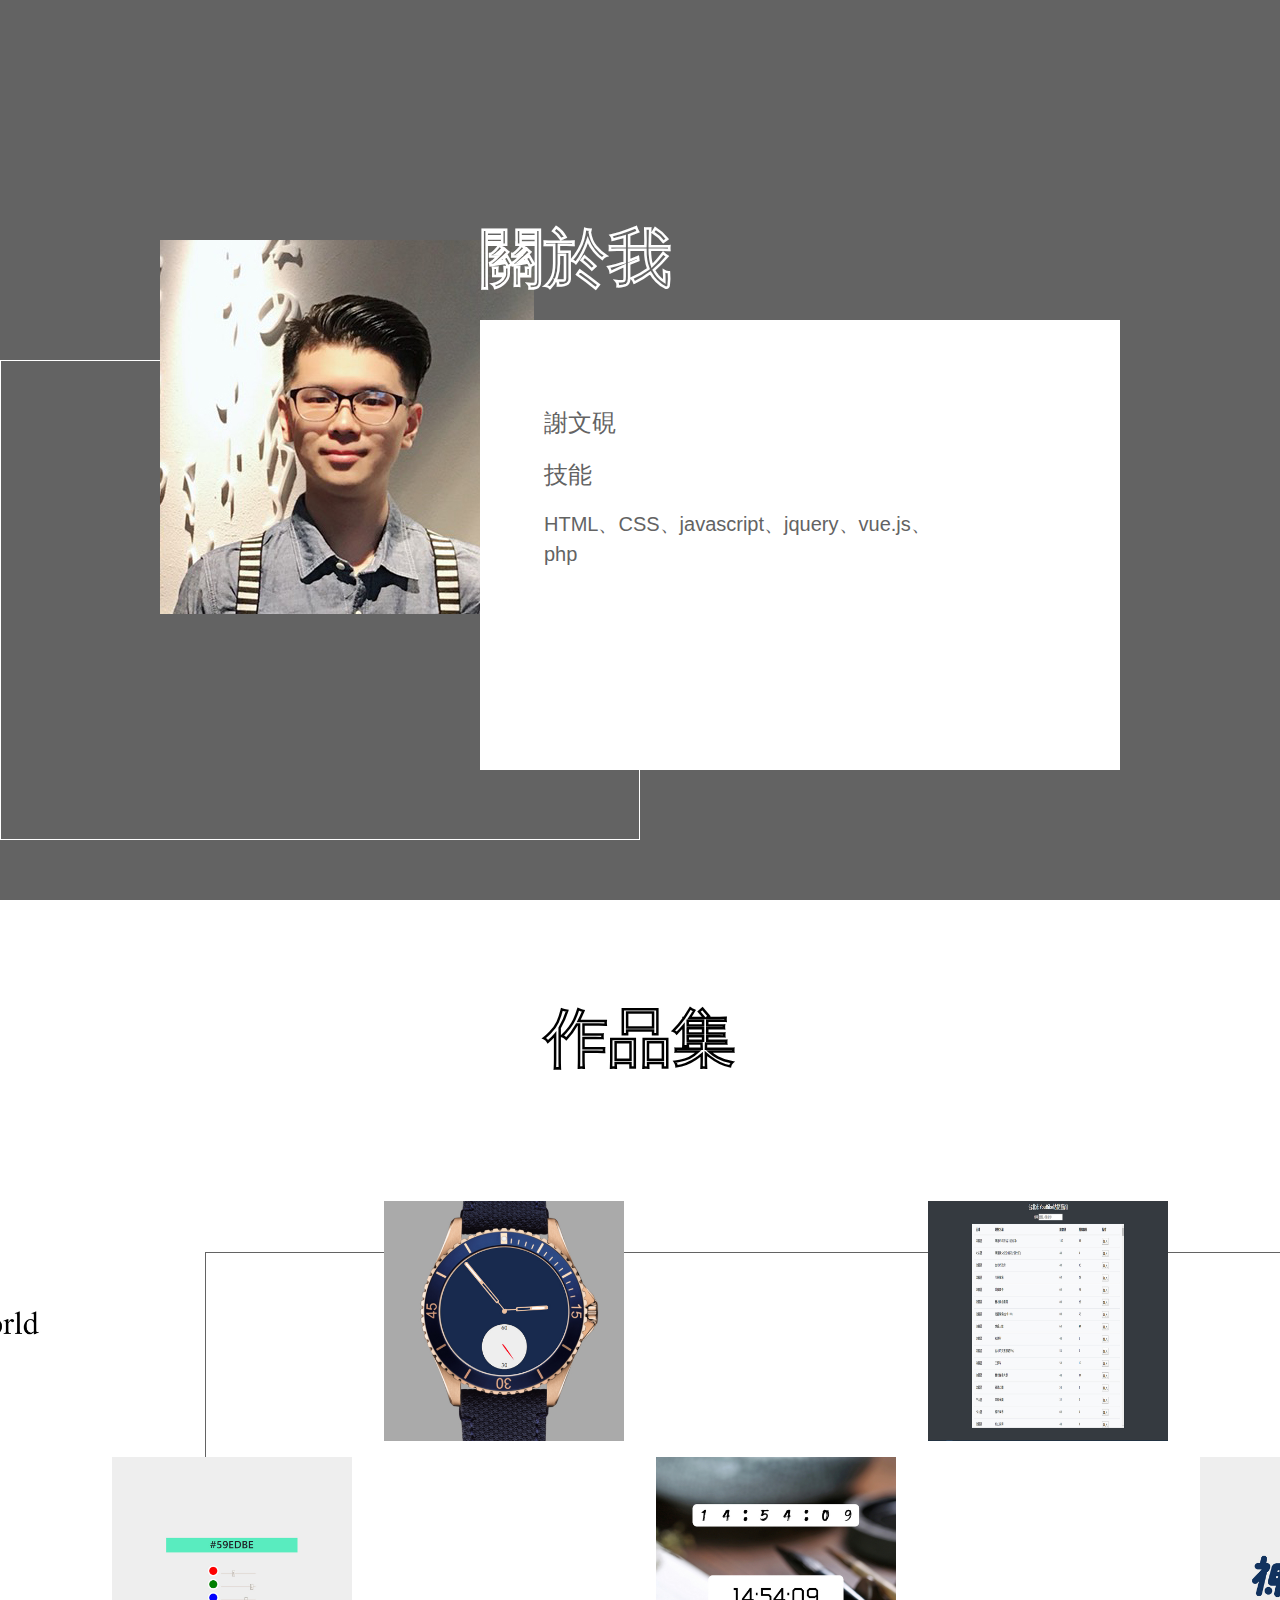
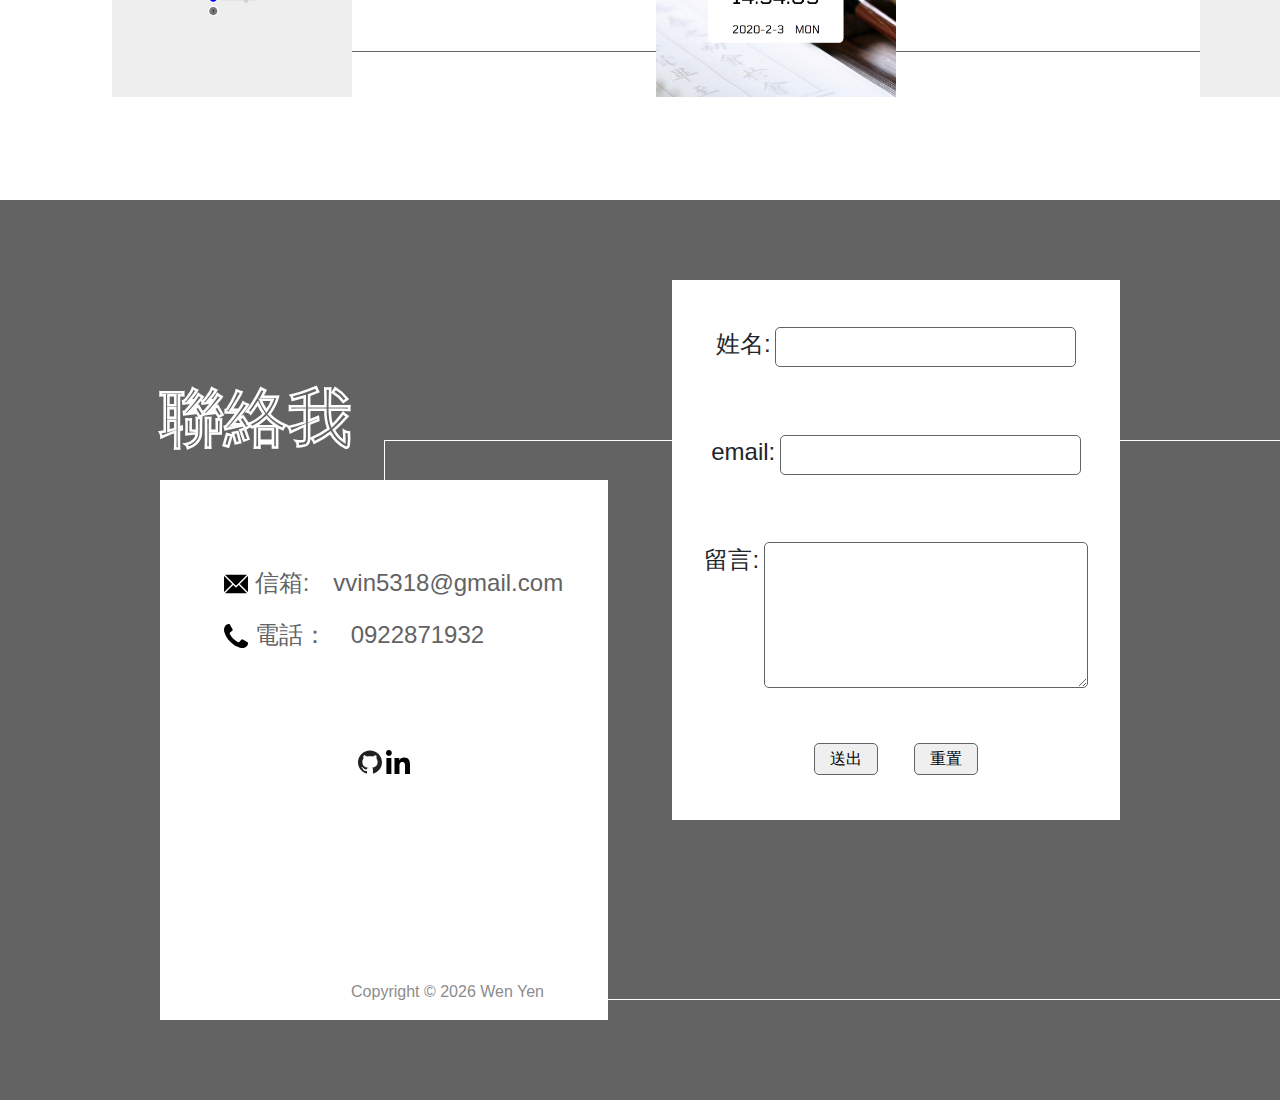
<file: 新增資料夾/index.html>
<!DOCTYPE html>
<html lang="zh">
<head>
    <meta charset="UTF-8">
    <meta name="viewport" content="width=device-width, initial-scale=1.0">
    <meta http-equiv="X-UA-Compatible" content="ie=edge">
    <title>Hsieh WY</title>
    <link rel="stylesheet" href="css/bootstrap.css">
    <link rel="stylesheet" href="css/my_style.css">
    <link rel="shortcut icon" href="images/favicon-20200203095621242.ico">
</head>
<body>
    <section class="sec_1"> 

        <div class="sec_1_sq_line"></div>

        <div class="photo">
            <img src="images/la.jpg" alt="">
        </div>
        <div class="intro">
            <div style="width:75%;height:75%;;">
                <h1 style="position:relative;top:-100px;-webkit-text-stroke:0.5px #FFF;color:transparent;font-size:64px;font-weight:600">關於我</h1>
                <p style="font-size:24px;color:rgb(99 99 99);margin-left:4rem">謝文硯</p>
                <p style="font-size:24px;color:rgb(99 99 99);margin-left:4rem">技能</p>
                <p style="font-size:20px;color:rgb(99 99 99);margin-left:4rem">
                    HTML、CSS、javascript、jquery、vue.js、php
                </p>
            </div>
        </div>
    </section> 

    <section class="sec_2">
        <h1 style="text-align:center;padding:100px;-webkit-text-stroke:0.5px black;color:transparent;font-size:64px;font-weight:600">作品集</h1>
        <div class="sec_2_sq_line"></div>
        <div class="sec_2_fa">
            <div class="sec_2_ch">
                <a href="http://220.128.133.15/s1080402/02_JS_StoryGame/">
                    <img class="po_img" src="images/JS_StoryGame.jpg" alt="StoryGame" title="StoryGame">
                </a>
            </div>
            <div class="sec_2_ch pos_top">
                <a href="http://220.128.133.15/s1080402/03_JS_ColorPicker/">
                    <img class="po_img" src="images/JS_ColorPicker.jpg" alt="ColorPicker" title="ColorPicker">
                </a>
            </div>
            <div class="sec_2_ch">
                <a href="http://220.128.133.15/s1080402/04_JS_AnalogClock/">
                    <img class="po_img" src="images/JS_AnalogClock.jpg" alt="AnalogClock" title="AnalogClock">
                </a>
            </div>
            <div class="sec_2_ch pos_top">
                <a href="http://220.128.133.15/s1080402/05_JS_DigitalClock/">
                    <img class="po_img" src="images/JS_DigitalClock.jpg" alt="DigitalClock" title="DigitalClock">
                </a>
            </div>
            <div class="sec_2_ch">
                <a href="http://220.128.133.15/s1080402/06_JS_OpenAPI/">
                    <img class="po_img" src="images/JS_OpenAPI.jpg" alt="OpenAPI" title="OpenAPI">
                </a>
            </div>
            <div class="sec_2_ch pos_top">
                <a href="http://220.128.133.15/s1080402/San'sLogic/">
                    <img class="po_img" src="images/San'sLogic.jpg" alt="San'sLogic" title="San'sLogic">
                </a>
            </div>
        </div>
    </section>
<!-- section contact -->
    <section class="sec_3">
        <div class="sec_3_sq_line"></div>
        <div class="sec_3_ali">
            <div class="sec_3_fa" style="position:relative;top:100px">
                <h1 style="position:relative;top:-100px;-webkit-text-stroke:0.5px #fff;color:transparent;font-size:64px;font-weight:600">聯絡我</h1>
                <!-- email -->
                <p style="font-size:24px;color:rgb(99 99 99);margin-left:4rem">
                    <svg width="24px" height="24px" version="1.1" id="Capa_1" xmlns="http://www.w3.org/2000/svg" xmlns:xlink="http://www.w3.org/1999/xlink" x="0px" y="0px" viewBox="0 0 512 512" style="enable-background:new 0 0 512 512;" xml:space="preserve">
                        <path d="M467,61H45c-6.927,0-13.412,1.703-19.279,4.51L255,294.789l51.389-49.387c0,0,0.004-0.005,0.005-0.007
                            c0.001-0.002,0.005-0.004,0.005-0.004L486.286,65.514C480.418,62.705,473.929,61,467,61z"/>
                        <path d="M507.496,86.728L338.213,256.002L507.49,425.279c2.807-5.867,4.51-12.352,4.51-19.279V106
                            C512,99.077,510.301,92.593,507.496,86.728z"/>
                        <path d="M4.51,86.721C1.703,92.588,0,99.073,0,106v300c0,6.923,1.701,13.409,4.506,19.274L173.789,256L4.51,86.721z"/>
                        <path d="M317.002,277.213l-51.396,49.393c-2.93,2.93-6.768,4.395-10.605,4.395s-7.676-1.465-10.605-4.395L195,277.211
                            L25.714,446.486C31.582,449.295,38.071,451,45,451h422c6.927,0,13.412-1.703,19.279-4.51L317.002,277.213z"/>
                    </svg>
                    信箱:　vvin5318@gmail.com
                </p>
                <!-- phone -->
                <p style="font-size:24px;color:rgb(99 99 99);margin-left:4rem">
                    <svg version="1.1" id="Capa_2" xmlns="http://www.w3.org/2000/svg" xmlns:xlink="http://www.w3.org/1999/xlink" x="0px" y="0px" width="24px" height="24px" viewBox="0 0 401.998 401.998" style="enable-background:new 0 0 401.998 401.998;" xml:space="preserve">
                        <g>
                            <path d="M401.129,311.475c-1.137-3.426-8.371-8.473-21.697-15.129c-3.61-2.098-8.754-4.949-15.41-8.566
                                c-6.662-3.617-12.709-6.95-18.13-9.996c-5.432-3.045-10.521-5.995-15.276-8.846c-0.76-0.571-3.139-2.234-7.136-5
                                c-4.001-2.758-7.375-4.805-10.14-6.14c-2.759-1.327-5.473-1.995-8.138-1.995c-3.806,0-8.56,2.714-14.268,8.135
                                c-5.708,5.428-10.944,11.324-15.7,17.706c-4.757,6.379-9.802,12.275-15.126,17.7c-5.332,5.427-9.713,8.138-13.135,8.138
                                c-1.718,0-3.86-0.479-6.427-1.424c-2.566-0.951-4.518-1.766-5.858-2.423c-1.328-0.671-3.607-1.999-6.845-4.004
                                c-3.244-1.999-5.048-3.094-5.428-3.285c-26.075-14.469-48.438-31.029-67.093-49.676c-18.649-18.658-35.211-41.019-49.676-67.097
                                c-0.19-0.381-1.287-2.19-3.284-5.424c-2-3.237-3.333-5.518-3.999-6.854c-0.666-1.331-1.475-3.283-2.425-5.852
                                s-1.427-4.709-1.427-6.424c0-3.424,2.713-7.804,8.138-13.134c5.424-5.327,11.326-10.373,17.7-15.128
                                c6.379-4.755,12.275-9.991,17.701-15.699c5.424-5.711,8.136-10.467,8.136-14.273c0-2.663-0.666-5.378-1.997-8.137
                                c-1.332-2.765-3.378-6.139-6.139-10.138c-2.762-3.997-4.427-6.374-4.999-7.139c-2.852-4.755-5.799-9.846-8.848-15.271
                                c-3.049-5.424-6.377-11.47-9.995-18.131c-3.615-6.658-6.468-11.799-8.564-15.415C98.986,9.233,93.943,1.997,90.516,0.859
                                C89.183,0.288,87.183,0,84.521,0c-5.142,0-11.85,0.95-20.129,2.856c-8.282,1.903-14.799,3.899-19.558,5.996
                                c-9.517,3.995-19.604,15.605-30.264,34.826C4.863,61.566,0.01,79.271,0.01,96.78c0,5.135,0.333,10.131,0.999,14.989
                                c0.666,4.853,1.856,10.326,3.571,16.418c1.712,6.09,3.093,10.614,4.137,13.56c1.045,2.948,2.996,8.229,5.852,15.845
                                c2.852,7.614,4.567,12.275,5.138,13.988c6.661,18.654,14.56,35.307,23.695,49.964c15.03,24.362,35.541,49.539,61.521,75.521
                                c25.981,25.98,51.153,46.49,75.517,61.526c14.655,9.134,31.314,17.032,49.965,23.698c1.714,0.568,6.375,2.279,13.986,5.141
                                c7.614,2.854,12.897,4.805,15.845,5.852c2.949,1.048,7.474,2.43,13.559,4.145c6.098,1.715,11.566,2.905,16.419,3.576
                                c4.856,0.657,9.853,0.996,14.989,0.996c17.508,0,35.214-4.856,53.105-14.562c19.219-10.656,30.826-20.745,34.823-30.269
                                c2.102-4.754,4.093-11.273,5.996-19.555c1.909-8.278,2.857-14.985,2.857-20.126C401.99,314.814,401.703,312.819,401.129,311.475z"
                                />
                        </g>
                    </svg>
                    電話：　0922871932
                </p>
                <!-- link -->
                <p style="text-align:center;margin:6rem">
                    <!-- github -->
                    <a href="https://github.com/vvin55318" style="text-decoration:none;">
                        <svg enable-background="new 0 0 24 24" width="24px" height="24px" viewBox="0 0 24 24"  xmlns="http://www.w3.org/2000/svg">
                            <path d="m12 .5c-6.63 0-12 5.28-12 11.792 0 5.211 3.438 9.63 8.205 11.188.6.111.82-.254.82-.567 0-.28-.01-1.022-.015-2.005-3.338.711-4.042-1.582-4.042-1.582-.546-1.361-1.335-1.725-1.335-1.725-1.087-.731.084-.716.084-.716 1.205.082 1.838 1.215 1.838 1.215 1.07 1.803 2.809 1.282 3.495.981.108-.763.417-1.282.76-1.577-2.665-.295-5.466-1.309-5.466-5.827 0-1.287.465-2.339 1.235-3.164-.135-.298-.54-1.497.105-3.121 0 0 1.005-.316 3.3 1.209.96-.262 1.98-.392 3-.398 1.02.006 2.04.136 3 .398 2.28-1.525 3.285-1.209 3.285-1.209.645 1.624.24 2.823.12 3.121.765.825 1.23 1.877 1.23 3.164 0 4.53-2.805 5.527-5.475 5.817.42.354.81 1.077.81 2.182 0 1.578-.015 2.846-.015 3.229 0 .309.21.678.825.56 4.801-1.548 8.236-5.97 8.236-11.173 0-6.512-5.373-11.792-12-11.792z" fill="#212121"/>
                        </svg>
                    </a>
                    <!-- linkedin -->
                    <a href="https://www.linkedin.com/in/%E6%96%87%E7%A1%AF-%E8%AC%9D-1065771a1/" style="text-decoration:none">
                        <svg id="Bold" enable-background="new 0 0 24 24" width="24px" height="24px" viewBox="0 0 24 24" xmlns="http://www.w3.org/2000/svg">
                            <path d="m23.994 24v-.001h.006v-8.802c0-4.306-.927-7.623-5.961-7.623-2.42 0-4.044 1.328-4.707 2.587h-.07v-2.185h-4.773v16.023h4.97v-7.934c0-2.089.396-4.109 2.983-4.109 2.549 0 2.587 2.384 2.587 4.243v7.801z"/>
                            <path d="m.396 7.977h4.976v16.023h-4.976z"/>
                            <path d="m2.882 0c-1.591 0-2.882 1.291-2.882 2.882s1.291 2.909 2.882 2.909 2.882-1.318 2.882-2.909c-.001-1.591-1.292-2.882-2.882-2.882z"/>
                        </svg>
                    </a>
                </p>




                <!-- copyright -->
                <p style="font-size:16px;color:rgb(140 140 140);text-align:center;position:absolute;bottom:0px;right:0px;margin-right:4rem" id="copyright"></p>   
            </div> 
            <div class="sec_3_fa" style="position:relative;bottom:100px">
                <form action="">
                    <div  style="margin:2rem">
                        <label for="name" style="font-size:24px">姓名:</label>
                        <input type="text" name="name"  size="30" id="name" style="height:2.5rem">
                    </div>
                    <div style="margin:2rem">
                        <label for="email" style="font-size:24px">email:</label>
                        <input type="text" name="email"  size="30" id="email" style="height:2.5rem">
                    </div>
                    <div style="margin:2rem">
                        <label for="msg" style="vertical-align:top;font-size:24px">留言:</label>
                        <textarea name="msg" id="msg" cols="33" rows="6" ></textarea>
                    </div>
                    <div>
                        <p>
                            <input type="submit" value="送出" style="margin:1rem;width:4rem;height:2rem">
                            <input type="reset" value="重置" style="margin:1rem;width:4rem;height:2rem;">
                        </p>
                    </div>
                </form>
            </div>        
        </div>  
    </section>

<!-- jquery -->
<script src="js/jquery-3.4.1.min.js"></script>
<!-- copyright -->
<script>
    var tyear=new Date().getFullYear()
    $("#copyright")[0].textContent=`Copyright © ${tyear} Wen Yen`
</script>














<script>
    

//     window.addEventListener("mousemove",function(event){
//     // 游標座標
//     mou_x=event.pageX
//     mou_y=event.pageY

//     // 計算圖片中心座標
//     let img_pos=document.getElementsByClassName("po_img")[0].getBoundingClientRect()
//     //x,y,top,laft,right,width,height
//     //中心座標(297,288)
//     img_x=Math.trunc(img_pos.x+(img_pos.width)/2)
//     img_y=Math.trunc(img_pos.y+(img_pos.width)/2)

//     // 中心座標歸零
//     xxx=mou_x-img_x
//     yyy=mou_y-img_y

//     //兩點計算座標角度
//     rel_ang=getTwoPointAngle(xxx,yyy,0,0)

//     //兩點計算座標角度
//     function getTwoPointAngle(px1,py1,px2,py2){
//     const x =(px1 - px2);
//     const y =(py1 - py2);

//     const z = Math.sqrt(x * x + y * y);

//     const angle = Math.round((Math.asin(y / z) / Math.PI) * 180); //最終角度
//     if(px1>0) {
//         ins_angle=angle
//         ans_angle=90-ins_angle+90
//     }
//     else if(px1<0 && py1>0){
//         ans_angle=angle
//     }
//     else if(px1<=0 && py1<0){
//         ins_angle=angle
//         ans_angle=360+ins_angle
//     }
//     else ans_angle=angle

//     return ans_angle;
// }

// var angleInRad = rel_ang * 2 * Math.PI / 360 ;
// relx= 3 * Math.cos(angleInRad) ;
// rely= 3 * Math.sin(angleInRad) ;

// // style
// $(".po_img")[0].style.filter=`drop-shadow(${Math.trunc(relx)*2}px ${Math.trunc(rely)*-2}px 8px #888)`
// })




window.addEventListener("mousemove",function(event){
    // 滑鼠座標
    mou_x=event.clientX
    mou_y=event.clientY
    // 計算圖片中心座標
    let img_pos=document.getElementsByClassName("po_img")[0].getBoundingClientRect()
    img_x=Math.trunc(img_pos.x+(img_pos.width)/2)
    img_y=Math.trunc(img_pos.y+(img_pos.height)/2)
    // 游標與圖片中心座標距離
    zeroing_x=mou_x-img_x
    zeroing_y=mou_y-img_y


    rel_ang=getTwoPointAngle(zeroing_x,zeroing_y,0,0)
    

    var angleInRad = rel_ang * 2 * Math.PI / 360 ;
    relx= 3 * Math.cos(angleInRad) ;
    rely= 3 * Math.sin(angleInRad) ;








    //兩點計算座標角度
    function getTwoPointAngle(px1,py1,px2,py2){
    const x =(px1 - px2);
    const y =(py1 - py2);

    const z = Math.sqrt(x * x + y * y);

    const angle = Math.round((Math.asin(y / z) / Math.PI) * 180); //最終角度
    if(px1>0) {
        ins_angle=angle
        ans_angle=90-ins_angle+90
    }
    else if(px1<0 && py1>0){
        ans_angle=angle
    }
    else if(px1<=0 && py1<0){
        ins_angle=angle
        ans_angle=360+ins_angle
    }
    else ans_angle=angle

    return ans_angle;
}


$(".po_img")[0].style.filter=`drop-shadow(${Math.trunc(relx)*2}px ${Math.trunc(rely)*-2}px 8px #888)`


})











</script>
</body>
</html>
</file>
<file: css/main.css>
p{
    margin:0px;
}

.ski_icon:hover{
    opacity:50%;
}

.pro_ho{
    width:100%;
    height:100%;
}

.pro_ho:hover{
    filter:blur(10px);
}

.pro_pop{
    position:absolute;
    top:50%;
    left:50%;
    transform:translate(-50%,-50%);
    display:none;
    pointer-events:none;
}

.pop_text{ 
    color:white;
    filter:drop-shadow(1px 1px 1px #000);
}

.hidden{
    overflow:hidden;
}

.tag_c{
    background:#45ADFF;
    color:#fff;
    border-radius:10px;
    padding:0px 5px;


}


@media(max-width:576px){
    /* #fa_txt_ColorPicker{
        display:block;
    }
    .pop_text{
            font-size:24px;
        } */
}

@media(min-width:576px){
    /* #fa_txt_ColorPicker{
        display:block;
    }
    .pop_text{
            font-size:4px;
        } */
}

@media(min-width:768px){
    /* #fa_txt_ColorPicker{
        display:block;
    }
    .pop_text{
        font-size:4px;
    } */
}

@media(min-width:992px){
    /* #fa_txt_ColorPicker{
        display:block;
    }
    .pop_text{
        font-size:4px;
    } */
}
@media(min-width:1200px){
/* 
    .pop_text{
        font-size:18px;
    } */
}
</file>
<file: 新增資料夾/css/my_style.css>
*{
    padding:0px;
    margin:0px;
}

body{
    height:100vh;
}

.sec_1{
    height:100%;
    width:100%;
    background:rgb(99, 99, 99);
    position:relative;
}

.sec_1_sq_line{
    width:40rem;
    height:30rem;
    border:1px solid rgb(255, 255, 255);
    position:absolute;
    top:40%;
    right:50%;
}

.intro{
    width:50%;
    height:50%;
    background:white;
    position:absolute;
    top:20rem;
    right:10rem;
}

.photo{
    width:20rem;
    height:20rem;
    background:white;
    position:absolute;
    top:15rem;
    left:10rem;
}

.sec_2{
    height:100%;
    width:100%;
    background:rgb(255, 255, 255);
    position:relative;
}

.sec_2_sq_line{
    width:80rem;
    height:25rem;
    border:1px solid rgb(99, 99, 99);
    position:absolute;top:22rem;left:16%;
}

.sec_2_fa{
    width:80%;
    margin:auto;
    display:flex;
    justify-content:center;
}

.sec_2_ch{
    width:15rem;
    height:15rem;
    background:rgb(99, 99, 99);
    margin:1rem;
    display:inline-block;
    position:relative;
}

.po_img{
    width:15rem;
    height:15rem;
    
}

.pos_top{
    top:16rem;
}

.sec_3{
    height:100%;
    width:100%;
    background:rgb(99, 99, 99);
    position:relative;
}

.sec_3_sq_line{
    width:60rem;
    height:35rem;
    border:1px solid rgb(255, 255, 255);
    position:absolute;
    top:15rem;
    left:30%;
}

.sec_3_ali{
    width:100%;
    height:100%;
    display:flex;
    justify-content:center;
    align-items:center;
    position:relative;
}

.sec_3_fa{
    width:35%;
    height:60%;
    background:rgb(255, 255, 255);
    margin:2rem;
}

.sec_3_fa>form{
    height:100%;
    width:100%;
    display:flex;
    flex-direction:column;
    justify-content:center;
    align-items:center;
}

input{
    border:1px solid rgb(99, 99, 99);
    border-radius:5px;
}

textarea{
    border:1px solid rgb(99, 99, 99);
    border-radius:5px;
}
</file>
<file: css/resume.css>
/*!
 * Start Bootstrap - Resume v5.0.8 (https://startbootstrap.com/template-overviews/resume)
 * Copyright 2013-2019 Start Bootstrap
 * Licensed under MIT (https://github.com/BlackrockDigital/startbootstrap-resume/blob/master/LICENSE)
 */

body {
  font-family: 'Muli', -apple-system, BlinkMacSystemFont, 'Segoe UI', Roboto, 'Helvetica Neue', Arial, sans-serif, 'Apple Color Emoji', 'Segoe UI Emoji', 'Segoe UI Symbol', 'Noto Color Emoji';
  padding-top: 54px;
  color: #868e96;
}

@media (min-width: 992px) {
  body {
    padding-top: 0;
    padding-left: 17rem;
  }
}

h1,
h2,
h3,
h4,
h5,
h6 {
  font-family: 'Saira Extra Condensed', -apple-system, BlinkMacSystemFont, 'Segoe UI', Roboto, 'Helvetica Neue', Arial, sans-serif, 'Apple Color Emoji', 'Segoe UI Emoji', 'Segoe UI Symbol', 'Noto Color Emoji';
  font-weight: 700;
  text-transform: uppercase;
  color: #343a40;
}

h1 {
  font-size: 6rem;
  line-height: 5.5rem;
}

h2 {
  font-size: 3.5rem;
}

h3 {
  font-size: 2rem;
}

p.lead {
  font-size: 1.15rem;
  font-weight: 400;
}

.subheading {
  text-transform: uppercase;
  font-weight: 500;
  font-family: 'Saira Extra Condensed', -apple-system, BlinkMacSystemFont, 'Segoe UI', Roboto, 'Helvetica Neue', Arial, sans-serif, 'Apple Color Emoji', 'Segoe UI Emoji', 'Segoe UI Symbol', 'Noto Color Emoji';
  font-size: 1.5rem;
}

.social-icons a {
  display: inline-block;
  height: 3.5rem;
  width: 3.5rem;
  background-color: #495057;
  color: #fff !important;
  border-radius: 100%;
  text-align: center;
  font-size: 1.5rem;
  line-height: 3.5rem;
  margin-right: 1rem;
}

.social-icons a:last-child {
  margin-right: 0;
}

.social-icons a:hover {
  background-color: #BD5D38;
}

.dev-icons {
  font-size: 3rem;
}

.dev-icons .list-inline-item i:hover {
  color: #BD5D38;
}

#sideNav .navbar-nav .nav-item .nav-link {
  font-weight: 800;
  letter-spacing: 0.05rem;
  text-transform: uppercase;
}

#sideNav .navbar-toggler:focus {
  outline-color: #d48a6e;
}

@media (min-width: 992px) {
  #sideNav {
    text-align: center;
    position: fixed;
    top: 0;
    left: 0;
    display: flex;
    flex-direction: column;
    width: 17rem;
    height: 100vh;
  }
  #sideNav .navbar-brand {
    display: flex;
    margin: auto auto 0;
    padding: 0.5rem;
  }
  #sideNav .navbar-brand .img-profile {
    max-width: 10rem;
    max-height: 10rem;
    border: 0.5rem solid rgba(255, 255, 255, 0.2);
  }
  #sideNav .navbar-collapse {
    display: flex;
    align-items: flex-start;
    flex-grow: 0;
    width: 100%;
    margin-bottom: auto;
  }
  #sideNav .navbar-collapse .navbar-nav {
    flex-direction: column;
    width: 100%;
  }
  #sideNav .navbar-collapse .navbar-nav .nav-item {
    display: block;
  }
  #sideNav .navbar-collapse .navbar-nav .nav-item .nav-link {
    display: block;
  }
}

section.resume-section {
  padding-top: 5rem !important;
  padding-bottom: 5rem !important;
  max-width: 75rem;
}

section.resume-section .resume-item .resume-date {
  min-width: none;
}

@media (min-width: 768px) {
  section.resume-section {
    min-height: 100vh;
  }
  section.resume-section .resume-item .resume-date {
    min-width: 18rem;
  }
}

@media (min-width: 992px) {
  section.resume-section {
    padding-top: 3rem !important;
    padding-bottom: 3rem !important;
  }
}

.bg-primary {
  background-color: #BD5D38 !important;
}

.text-primary {
  color: #BD5D38 !important;
}

a {
  color: #BD5D38;
}

a:hover, a:focus, a:active {
  color: #824027;
}
</file>
<file: startbootstrap-resume-gh-pages/css/resume.css>
/*!
 * Start Bootstrap - Resume v5.0.8 (https://startbootstrap.com/template-overviews/resume)
 * Copyright 2013-2019 Start Bootstrap
 * Licensed under MIT (https://github.com/BlackrockDigital/startbootstrap-resume/blob/master/LICENSE)
 */

body {
  font-family: 'Muli', -apple-system, BlinkMacSystemFont, 'Segoe UI', Roboto, 'Helvetica Neue', Arial, sans-serif, 'Apple Color Emoji', 'Segoe UI Emoji', 'Segoe UI Symbol', 'Noto Color Emoji';
  padding-top: 54px;
  color: #868e96;
}

@media (min-width: 992px) {
  body {
    padding-top: 0;
    padding-left: 17rem;
  }
}

h1,
h2,
h3,
h4,
h5,
h6 {
  font-family: 'Saira Extra Condensed', -apple-system, BlinkMacSystemFont, 'Segoe UI', Roboto, 'Helvetica Neue', Arial, sans-serif, 'Apple Color Emoji', 'Segoe UI Emoji', 'Segoe UI Symbol', 'Noto Color Emoji';
  font-weight: 700;
  text-transform: uppercase;
  color: #343a40;
}

h1 {
  font-size: 6rem;
  line-height: 5.5rem;
}

h2 {
  font-size: 3.5rem;
}

h3 {
  font-size: 2rem;
}

p.lead {
  font-size: 1.15rem;
  font-weight: 400;
}

.subheading {
  text-transform: uppercase;
  font-weight: 500;
  font-family: 'Saira Extra Condensed', -apple-system, BlinkMacSystemFont, 'Segoe UI', Roboto, 'Helvetica Neue', Arial, sans-serif, 'Apple Color Emoji', 'Segoe UI Emoji', 'Segoe UI Symbol', 'Noto Color Emoji';
  font-size: 1.5rem;
}

.social-icons a {
  display: inline-block;
  height: 3.5rem;
  width: 3.5rem;
  background-color: #495057;
  color: #fff !important;
  border-radius: 100%;
  text-align: center;
  font-size: 1.5rem;
  line-height: 3.5rem;
  margin-right: 1rem;
}

.social-icons a:last-child {
  margin-right: 0;
}

.social-icons a:hover {
  background-color: #BD5D38;
}

.dev-icons {
  font-size: 3rem;
}

.dev-icons .list-inline-item i:hover {
  color: #BD5D38;
}

#sideNav .navbar-nav .nav-item .nav-link {
  font-weight: 800;
  letter-spacing: 0.05rem;
  text-transform: uppercase;
}

#sideNav .navbar-toggler:focus {
  outline-color: #d48a6e;
}

@media (min-width: 992px) {
  #sideNav {
    text-align: center;
    position: fixed;
    top: 0;
    left: 0;
    display: flex;
    flex-direction: column;
    width: 17rem;
    height: 100vh;
  }
  #sideNav .navbar-brand {
    display: flex;
    margin: auto auto 0;
    padding: 0.5rem;
  }
  #sideNav .navbar-brand .img-profile {
    max-width: 10rem;
    max-height: 10rem;
    border: 0.5rem solid rgba(255, 255, 255, 0.2);
  }
  #sideNav .navbar-collapse {
    display: flex;
    align-items: flex-start;
    flex-grow: 0;
    width: 100%;
    margin-bottom: auto;
  }
  #sideNav .navbar-collapse .navbar-nav {
    flex-direction: column;
    width: 100%;
  }
  #sideNav .navbar-collapse .navbar-nav .nav-item {
    display: block;
  }
  #sideNav .navbar-collapse .navbar-nav .nav-item .nav-link {
    display: block;
  }
}

section.resume-section {
  padding-top: 5rem !important;
  padding-bottom: 5rem !important;
  max-width: 75rem;
}

section.resume-section .resume-item .resume-date {
  min-width: none;
}

@media (min-width: 768px) {
  section.resume-section {
    min-height: 100vh;
  }
  section.resume-section .resume-item .resume-date {
    min-width: 18rem;
  }
}

@media (min-width: 992px) {
  section.resume-section {
    padding-top: 3rem !important;
    padding-bottom: 3rem !important;
  }
}

.bg-primary {
  background-color: #BD5D38 !important;
}

.text-primary {
  color: #BD5D38 !important;
}

a {
  color: #BD5D38;
}

a:hover, a:focus, a:active {
  color: #824027;
}
</file>
